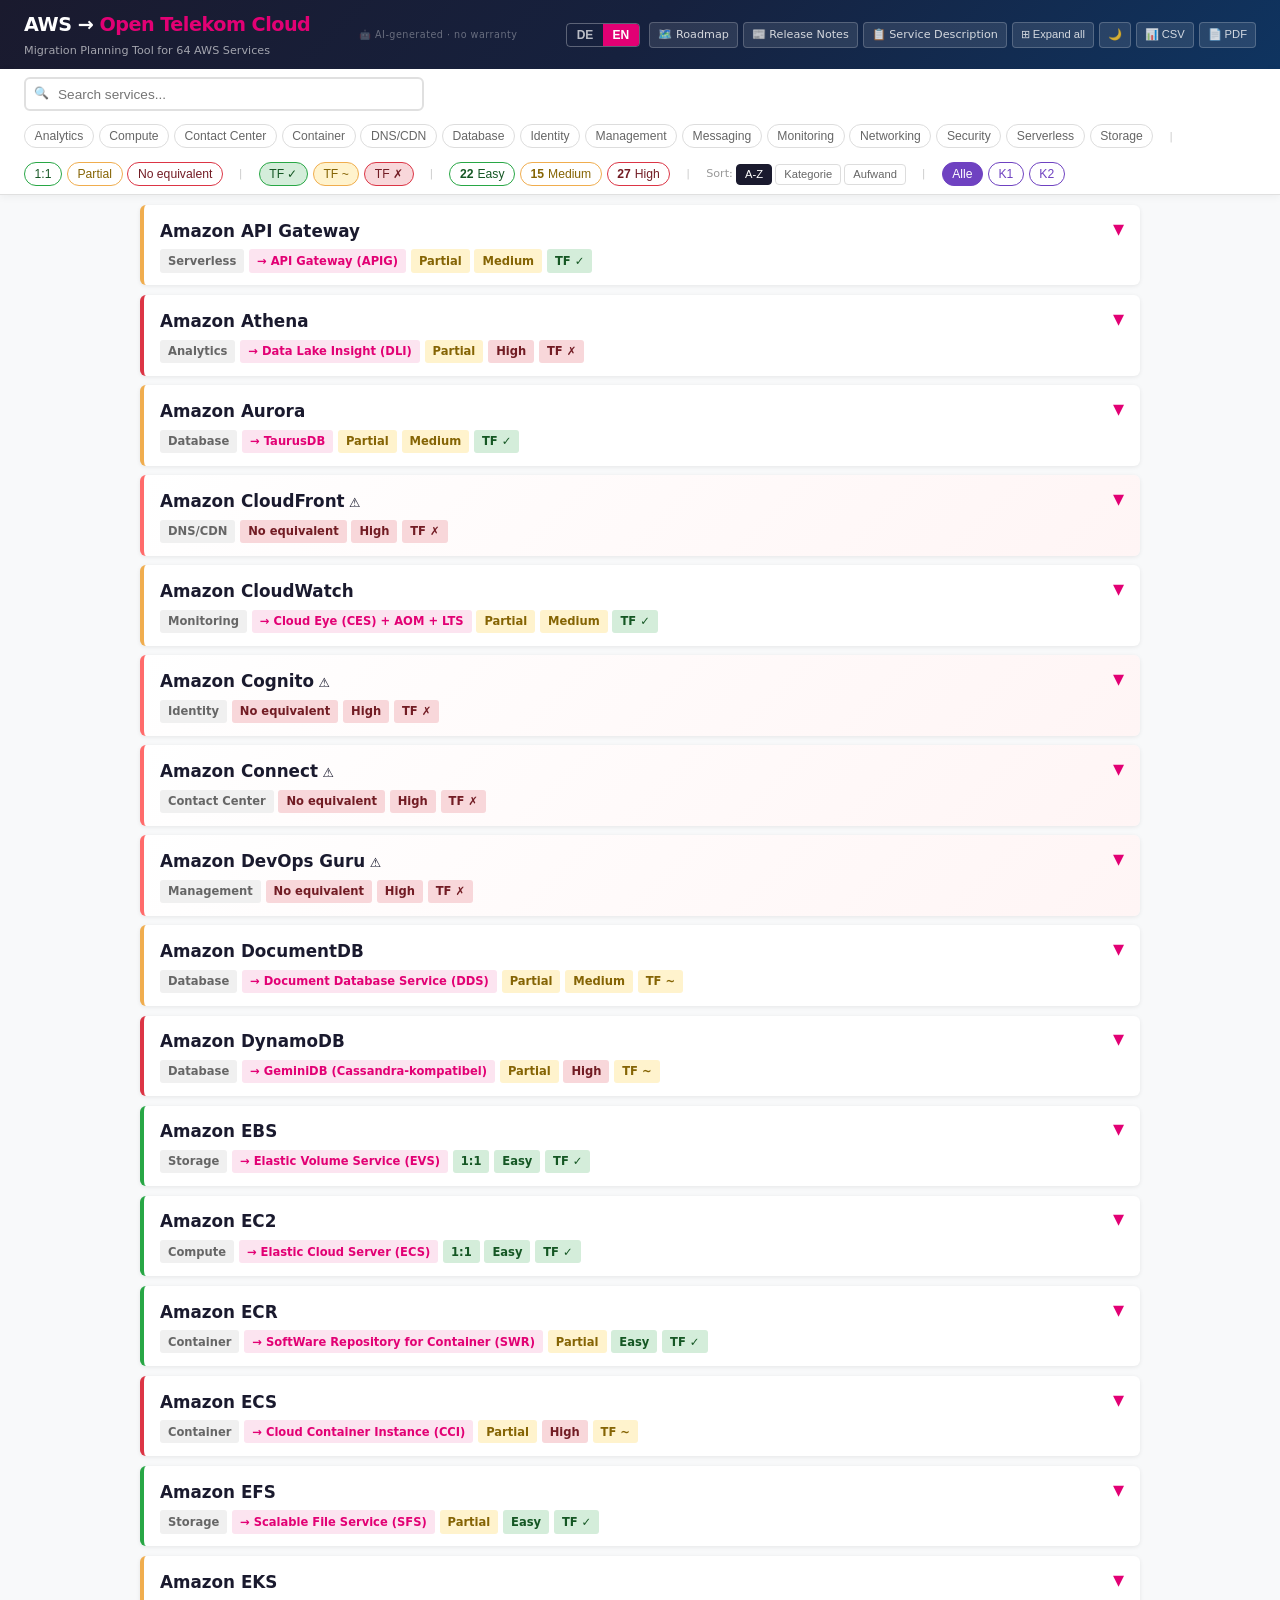
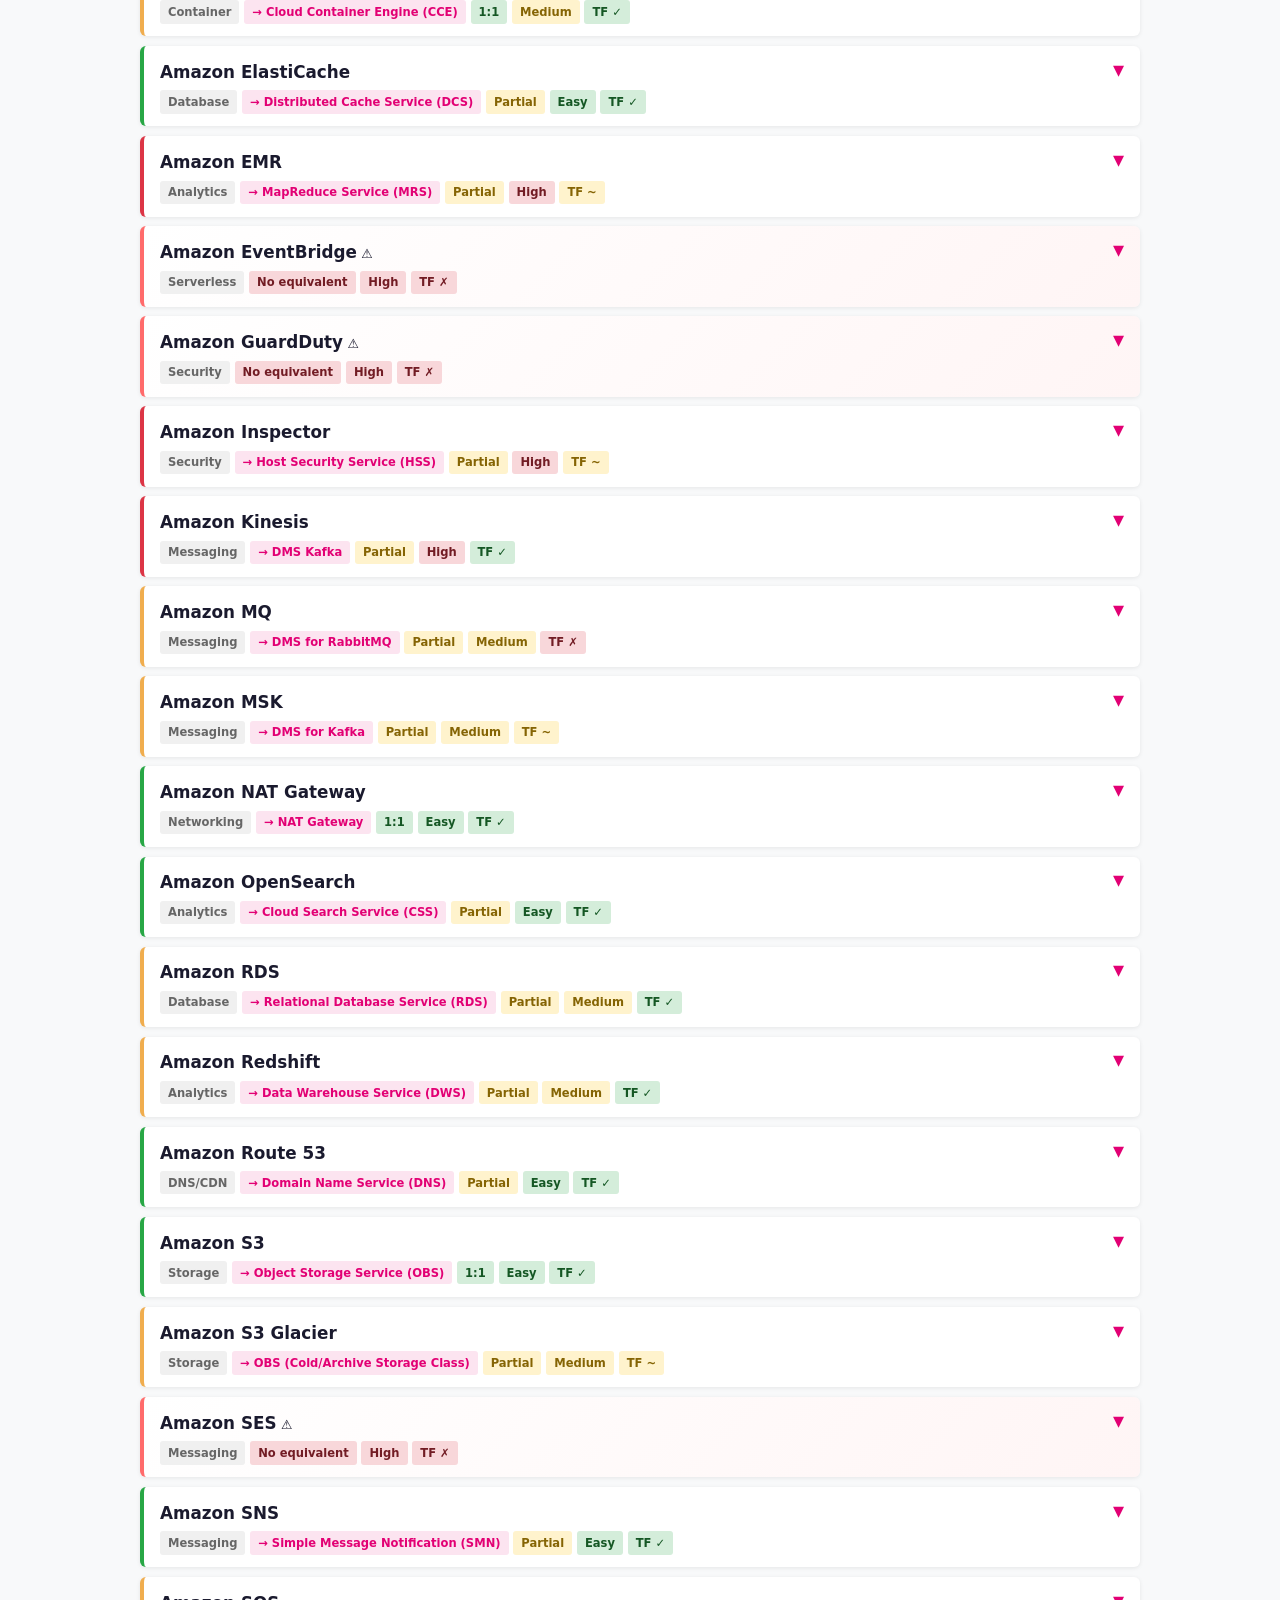
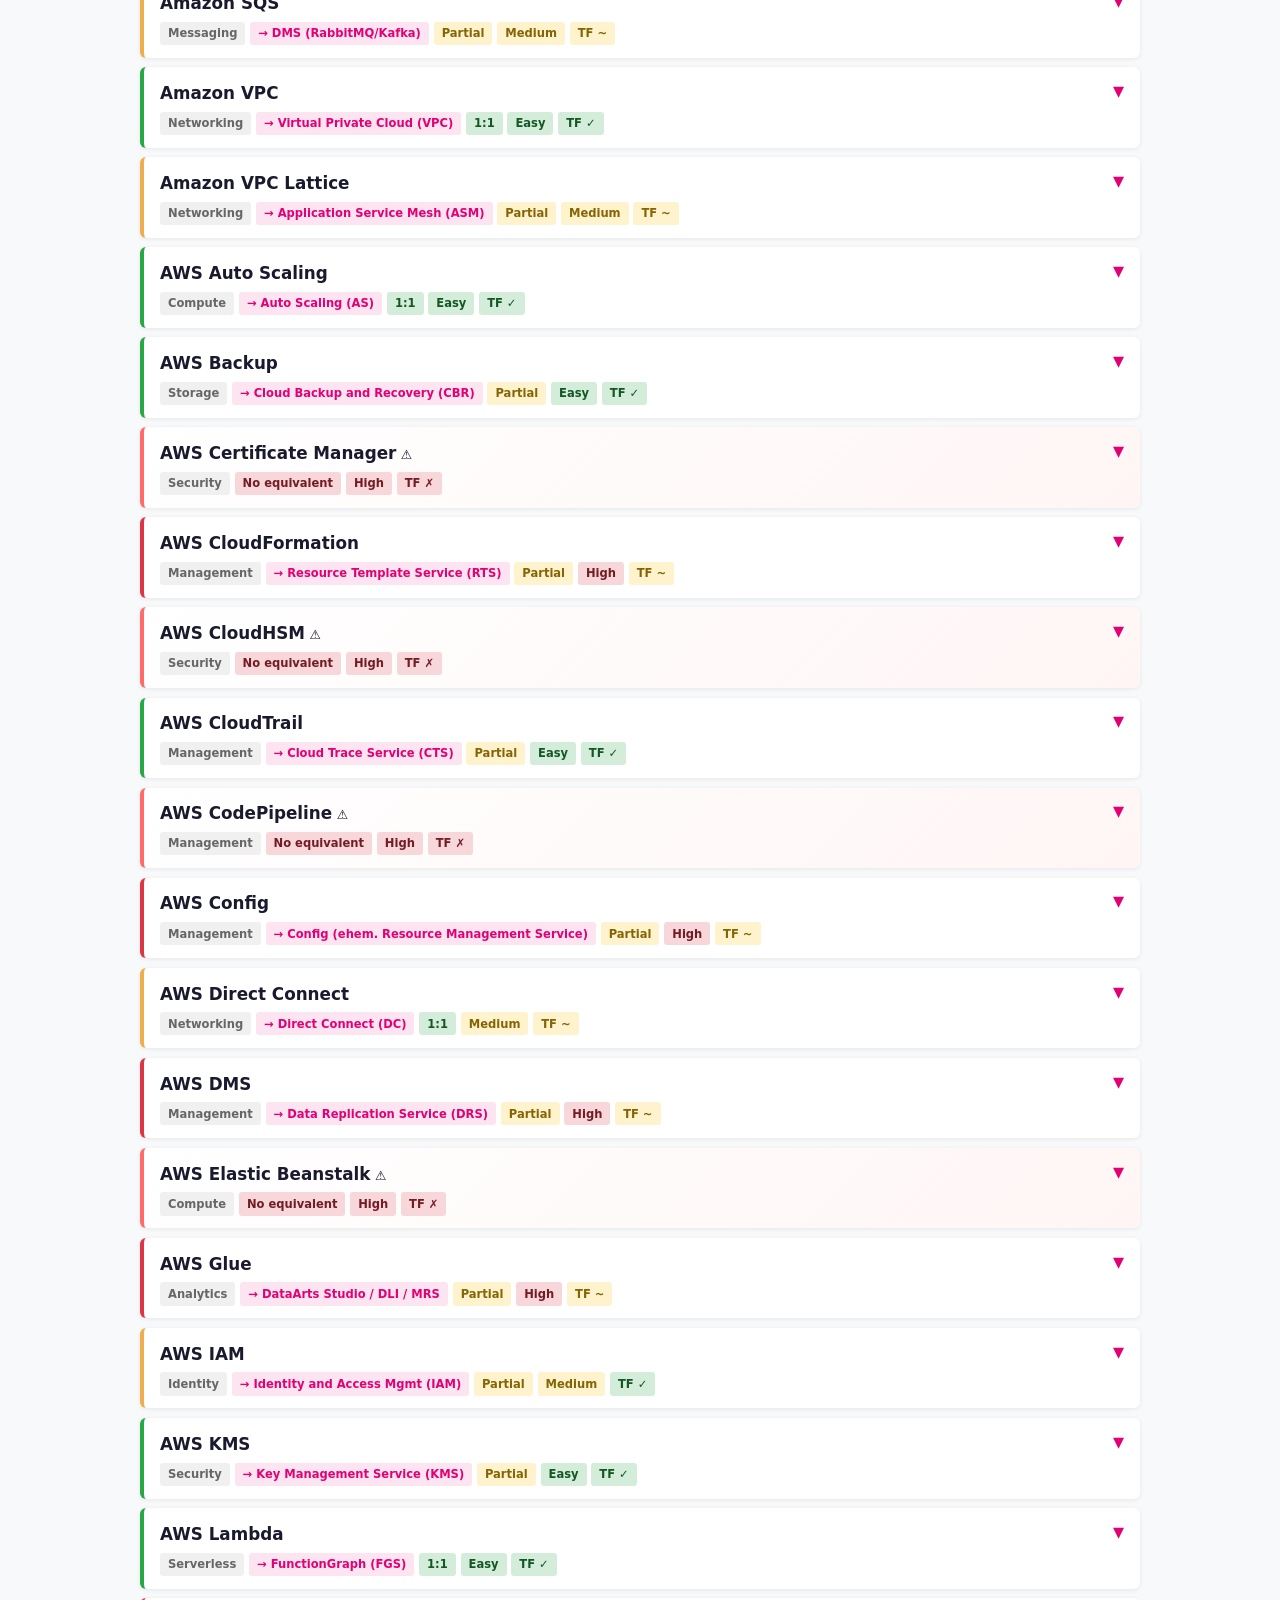
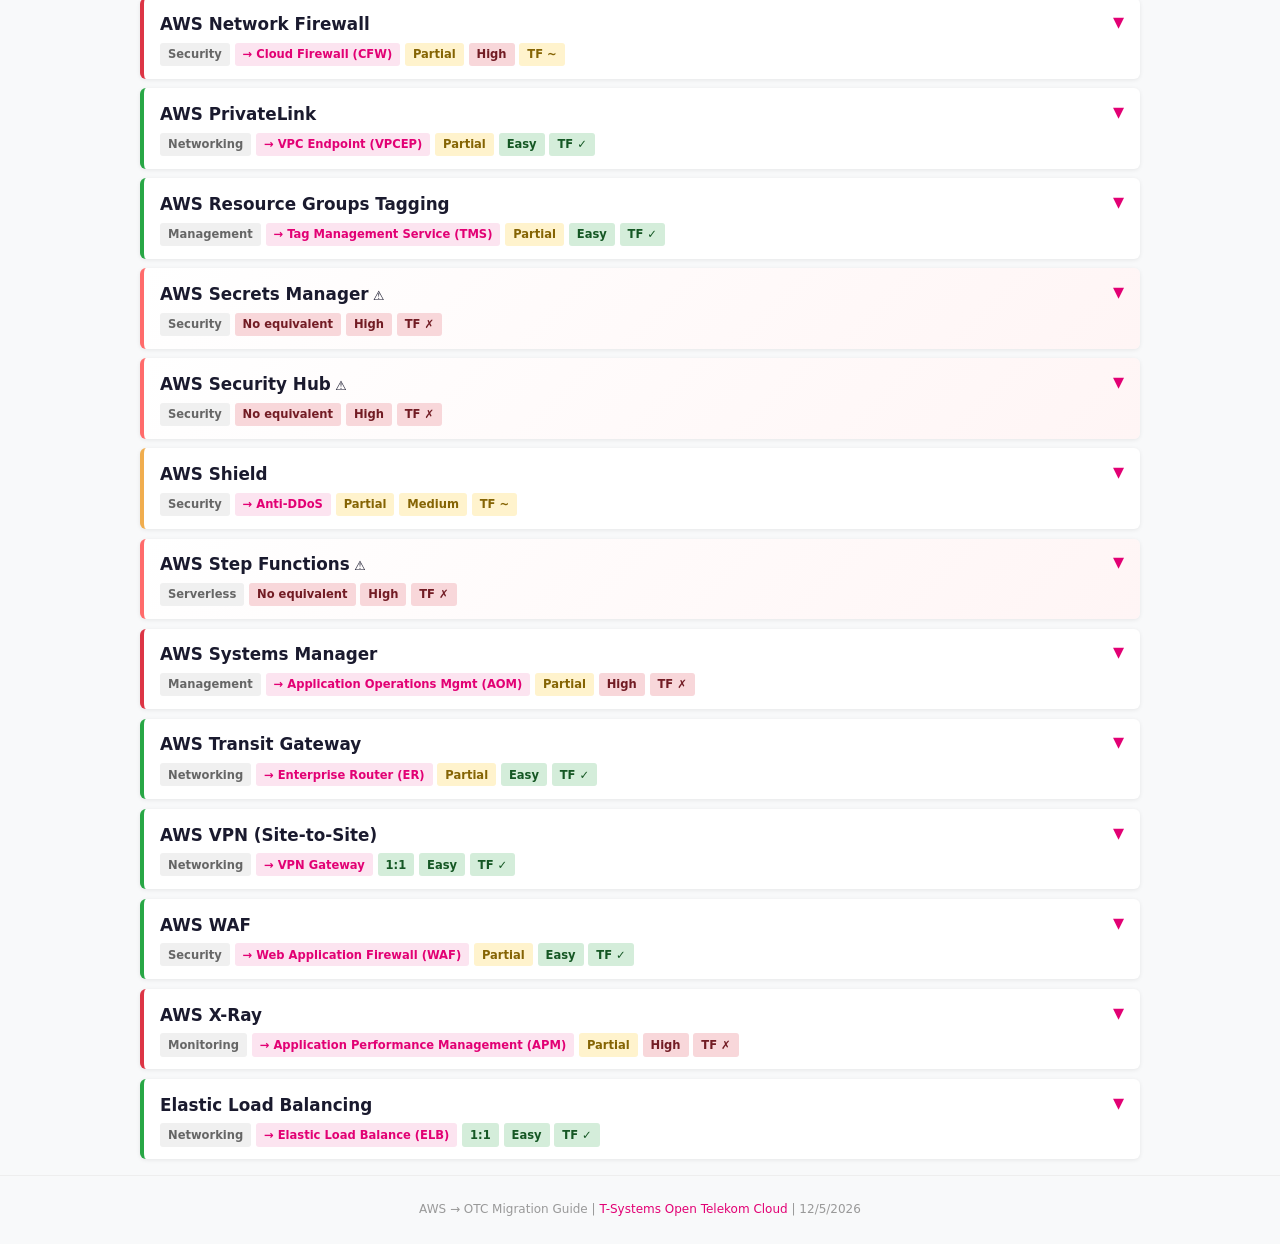
<file: index.html>
<!DOCTYPE html>
<html lang="de">
<head>
<meta charset="UTF-8">
<meta name="viewport" content="width=device-width, initial-scale=1.0">
<title>AWS → OTC Migration Guide</title>
<link rel="icon" type="image/svg+xml" href="favicon.svg">
<link rel="stylesheet" href="css/vars.css">
<link rel="stylesheet" href="css/layout.css">
<link rel="stylesheet" href="css/filters.css">
<link rel="stylesheet" href="css/cards.css">
<link rel="stylesheet" href="css/migration.css">
<link rel="stylesheet" href="css/dark.css">
<link rel="stylesheet" href="css/mobile.css">
<link rel="stylesheet" href="css/print.css">
</head>
<body>
<div class="sticky-top">
<div class="header"><div class="container"><div class="header-row">
<div class="header-left"><h1>AWS → <span>Open Telekom Cloud</span></h1><div class="sub" id="subtitle"></div></div>
<div class="header-center"><span class="ai-hint" id="aiHint">🤖 KI-generiert · ohne Gewähr</span></div>
<div class="header-right">
<div class="lang-toggle"><button class="lang-btn active" onclick="setLang('de')">DE</button><button class="lang-btn" onclick="setLang('en')">EN</button></div>
<div class="header-actions">
<a class="h-btn" id="linkRoadmap" href="#" target="_blank">🗺️ <span class="h-btn-label">Roadmap</span></a>
<a class="h-btn" id="linkRelease" href="#" target="_blank">📰 <span class="h-btn-label">Release Notes</span></a>
<a class="h-btn" id="linkLeistung" href="#" target="_blank">📋 <span class="h-btn-label">Leistungsbeschreibung</span></a>
<button class="h-btn" onclick="toggleAll()" id="btnToggle">⊞ <span class="h-btn-label">Alle öffnen</span></button>
<button class="h-btn" onclick="toggleDark()" id="btnDark">🌙</button>
<button class="h-btn" onclick="exportCSV()">📊 <span class="h-btn-label">CSV</span></button>
<button class="h-btn" onclick="exportPDF()">📄 <span class="h-btn-label">PDF</span></button>
</div>
</div></div></div></div>

<div class="toolbar"><div class="container"><div class="toolbar-inner">
<div class="search-wrap"><input type="text" class="search-box" id="searchBox" placeholder="Service suchen..."><button class="search-clear" id="searchClear" onclick="document.getElementById('searchBox').value='';this.hidden=true;render()">✕</button></div>
<div class="pill-group" id="catPills"></div>
<span class="pill-sep">|</span>
<div class="equiv-group" id="equivPills"></div>
<span class="pill-sep">|</span>
<div class="tf-group" id="tfPills"></div>
<span class="pill-sep">|</span>
<div class="effort-pills">
<button class="pill pill-eff eff-easy"><span class="eff-cnt" id="ecnt">0</span> <span id="elbl">Einfach</span></button>
<button class="pill pill-eff eff-med"><span class="eff-cnt" id="mcnt">0</span> <span id="mlbl">Mittel</span></button>
<button class="pill pill-eff eff-hard"><span class="eff-cnt" id="hcnt">0</span> <span id="hlbl">Hoch</span></button>
</div>
<span class="pill-sep">|</span>
<div class="sort-group"><span style="font-size:.7rem;color:#999" id="sortLabel">Sort:</span>
<button class="sort-btn active" data-sort="name">A-Z</button>
<button class="sort-btn" data-sort="category">Kategorie</button>
<button class="sort-btn" data-sort="effort">Aufwand</button>
</div>
<span class="pill-sep">|</span>
<div class="scope-group" id="scopePills"></div>
</div></div></div>
</div><!-- /sticky-top -->

<div class="container">
<div class="filter-info" id="filterInfo"></div>
<div class="grid" id="grid"></div>
</div>

<div class="footer">AWS → OTC Migration Guide | <a href="https://open-telekom-cloud.com" target="_blank">T-Systems Open Telekom Cloud</a> | <span id="genDate"></span></div>

<button class="back-top" id="backTop" onclick="window.scrollTo({top:0,behavior:'smooth'})">↑</button>
<button class="filter-fab" id="filterFab" onclick="toggleSheet()">🔍 <span id="filterBadge"></span></button>
<div class="sheet-overlay" id="sheetOverlay" onclick="toggleSheet()"></div>
<div class="bottom-sheet" id="bottomSheet">
<div class="sheet-handle" onclick="toggleSheet()"><span></span></div>
<button class="sheet-close" onclick="toggleSheet()">✕</button>
<div class="sheet-body">
<div class="sheet-row"><input type="text" class="search-box sheet-search" id="sheetSearch" placeholder="Service suchen..."></div>
<div class="sheet-section"><div class="sheet-label">Scope</div><div class="sheet-pills" id="sheetScope"></div></div>
<div class="sheet-section"><div class="sheet-label" id="sheetCatLabel">Kategorie</div><div class="sheet-pills" id="sheetCats"></div></div>
<div class="sheet-section"><div class="sheet-label">Equiv</div><div class="sheet-pills" id="sheetEquiv"></div></div>
<div class="sheet-section"><div class="sheet-label">Terraform</div><div class="sheet-pills" id="sheetTf"></div></div>
<div class="sheet-section"><div class="sheet-label" id="sheetEffLabel">Aufwand</div><div class="sheet-pills" id="sheetEffort"></div></div>
<div class="sheet-section"><div class="sheet-label" id="sheetSortLabel">Sortierung</div><div class="sheet-pills" id="sheetSort"></div></div>
<div class="sheet-row"><button class="sheet-reset" id="sheetReset" onclick="resetFilters();document.getElementById('sheetSearch').value='';buildUI();buildSheet();render()">✕ Reset</button></div>
</div>
</div>

<!-- JS: order matters (state before filters before render before export before app) -->
<script src="js/i18n.js"></script>
<script src="js/state.js"></script>
<script src="js/filters.js"></script>
<script src="js/render.js"></script>
<script src="js/export.js"></script>
<script src="js/app.js"></script>
</body>
</html>
</file>
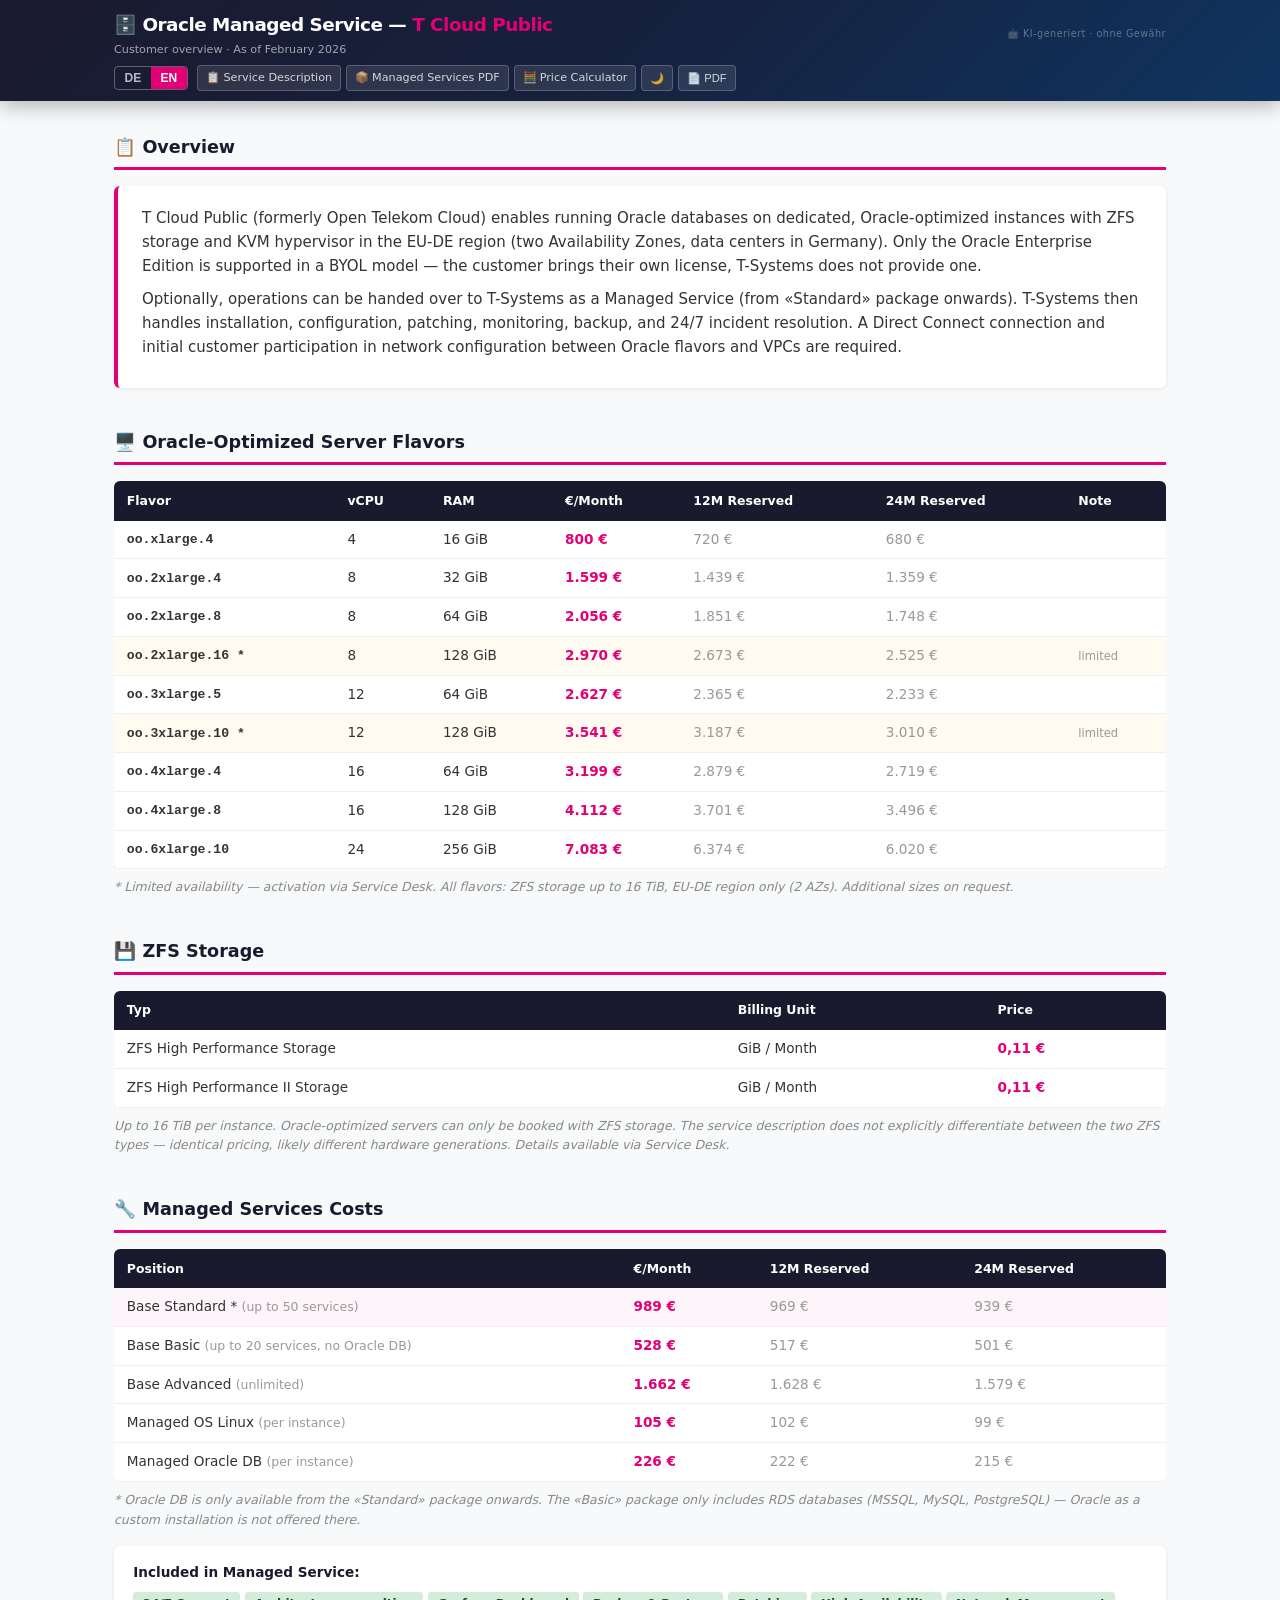
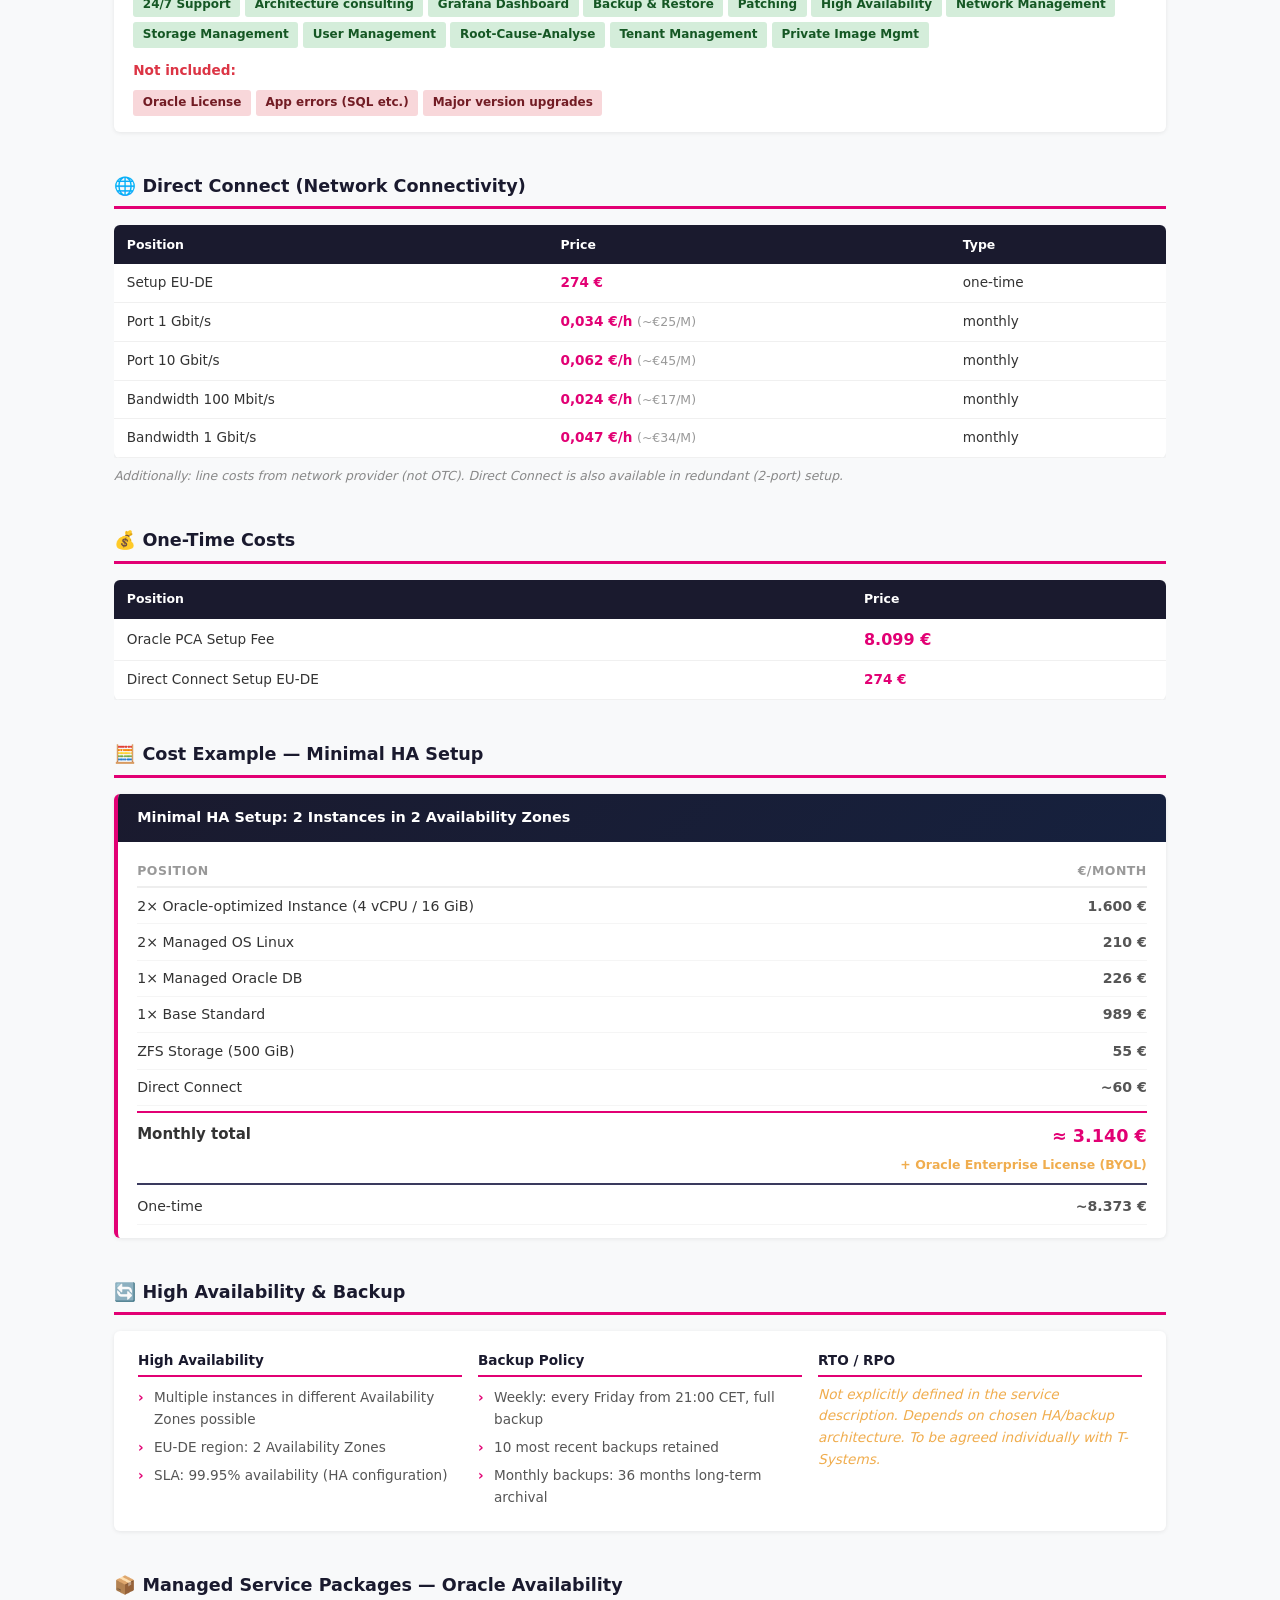
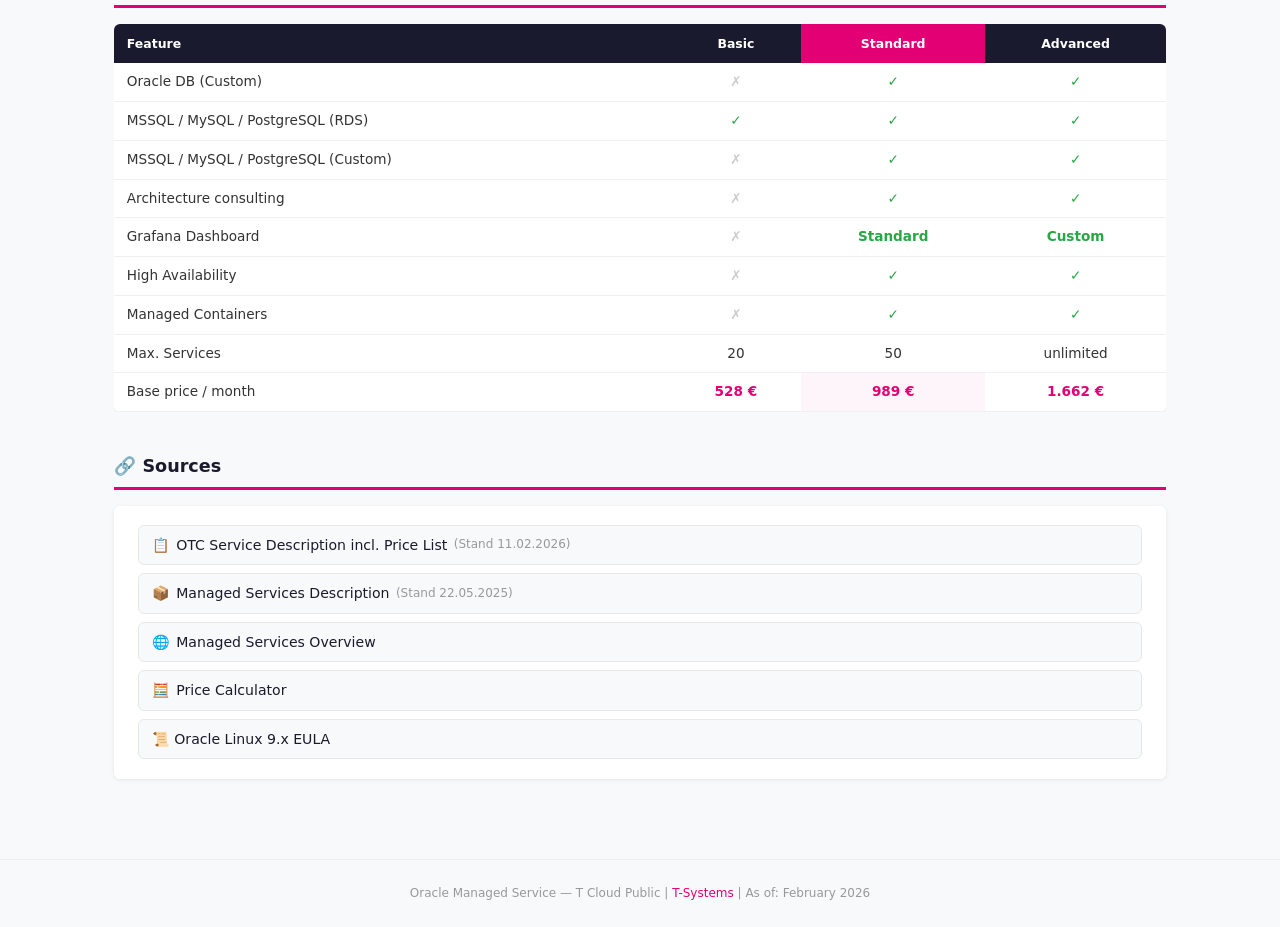
<file: oracle-managed/index.html>
<!DOCTYPE html>
<html lang="de">
<head>
<meta charset="UTF-8">
<meta name="viewport" content="width=device-width, initial-scale=1.0">
<title>Oracle Managed Service — T Cloud Public (OTC)</title>
<link rel="stylesheet" href="../css/vars.css">
<link rel="stylesheet" href="style.css">
<script>
// Apply dark mode BEFORE paint to prevent flash
// localStorage only stores manual overrides; system default always wins unless user toggled
(function() {
  var prefersDark = window.matchMedia('(prefers-color-scheme: dark)').matches;
  if (prefersDark) {
    document.documentElement.classList.add('dark');
  }
})();
</script>
</head>
<body>

<div class="header"><div class="container"><div class="header-row">
<div class="header-left"><h1>🗄️ Oracle Managed Service — <span>T Cloud Public</span></h1><div class="sub" id="subtitle">Übersicht für Kunden · Stand Februar 2026</div></div>
<div class="header-center"><span class="ai-hint">🤖 KI-generiert · ohne Gewähr</span></div>
<div class="header-right">
<div class="lang-toggle"><button class="lang-btn active" onclick="setLang('de')">DE</button><button class="lang-btn" onclick="setLang('en')">EN</button></div>
<div class="header-actions">
<a class="h-btn" href="https://public.t-cloud.com/_Resources/Persistent/7/8/3/c/783c92baa49c1363d1a06e024a43abede070c2e4/open-telekom-cloud-leistungsbeschreibung-tdg.pdf" target="_blank">📋 <span class="h-btn-label" data-de="Leistungsbeschreibung" data-en="Service Description">Leistungsbeschreibung</span></a>
<a class="h-btn" href="https://public.t-cloud.com/_Resources/Persistent/5/2/6/7/52675c4ebe99390d0fc65621d4d86230bee89dab/managed-services-ueberblick.pdf" target="_blank">📦 <span class="h-btn-label" data-de="Managed Services PDF" data-en="Managed Services PDF">Managed Services PDF</span></a>
<a class="h-btn" href="https://public.t-cloud.com/de/preise/preisrechner" target="_blank">🧮 <span class="h-btn-label" data-de="Preisrechner" data-en="Price Calculator">Preisrechner</span></a>
<button class="h-btn" onclick="toggleDark()" id="btnDark">🌙</button>
<button class="h-btn" onclick="exportPDF()">📄 <span class="h-btn-label">PDF</span></button>
</div>
</div></div></div></div>

<div class="container main">

<!-- SECTION: Overview -->
<section class="section" id="overview">
<h2 class="section-title"><span class="sec-icon">📋</span> <span data-de="Überblick" data-en="Overview">Überblick</span></h2>
<div class="info-card highlight">
<p data-de="Die T Cloud Public (ehemals Open Telekom Cloud) ermöglicht den Betrieb von Oracle-Datenbanken auf dedizierten, Oracle-optimierten Instanzen mit ZFS-Storage und KVM-Hypervisor in der Region EU-DE (zwei Availability Zones, Rechenzentren in Deutschland). Unterstützt wird ausschließlich die Oracle Enterprise Edition im BYOL-Modell — der Kunde bringt seine eigene Lizenz mit, T-Systems stellt keine bereit." data-en="T Cloud Public (formerly Open Telekom Cloud) enables running Oracle databases on dedicated, Oracle-optimized instances with ZFS storage and KVM hypervisor in the EU-DE region (two Availability Zones, data centers in Germany). Only the Oracle Enterprise Edition is supported in a BYOL model — the customer brings their own license, T-Systems does not provide one.">Die T Cloud Public (ehemals Open Telekom Cloud) ermöglicht den Betrieb von Oracle-Datenbanken auf dedizierten, Oracle-optimierten Instanzen mit ZFS-Storage und KVM-Hypervisor in der Region EU-DE (zwei Availability Zones, Rechenzentren in Deutschland). Unterstützt wird ausschließlich die Oracle Enterprise Edition im BYOL-Modell — der Kunde bringt seine eigene Lizenz mit, T-Systems stellt keine bereit.</p>
<p data-de="Optional kann der Betrieb als Managed Service an T-Systems übergeben werden (ab Paket «Standard»). Dabei übernimmt T-Systems Installation, Konfiguration, Patching, Monitoring, Backup und 24/7-Entstörung. Voraussetzung ist eine Direct-Connect-Anbindung sowie eine initiale Mitwirkung des Kunden bei der Netzwerk-Konfiguration zwischen Oracle-Flavors und VPCs." data-en="Optionally, operations can be handed over to T-Systems as a Managed Service (from «Standard» package onwards). T-Systems then handles installation, configuration, patching, monitoring, backup, and 24/7 incident resolution. A Direct Connect connection and initial customer participation in network configuration between Oracle flavors and VPCs are required.">Optional kann der Betrieb als Managed Service an T-Systems übergeben werden (ab Paket «Standard»). Dabei übernimmt T-Systems Installation, Konfiguration, Patching, Monitoring, Backup und 24/7-Entstörung. Voraussetzung ist eine Direct-Connect-Anbindung sowie eine initiale Mitwirkung des Kunden bei der Netzwerk-Konfiguration zwischen Oracle-Flavors und VPCs.</p>
</div>
</section>

<!-- SECTION: Flavors -->
<section class="section" id="flavors">
<h2 class="section-title"><span class="sec-icon">🖥️</span> <span data-de="Oracle-optimized Server Flavors" data-en="Oracle-Optimized Server Flavors">Oracle-optimized Server Flavors</span></h2>
<div class="table-wrap">
<table class="price-table">
<thead>
<tr>
<th>Flavor</th>
<th>vCPU</th>
<th>RAM</th>
<th data-de="€/Monat" data-en="€/Month">€/Monat</th>
<th data-de="12M Reserved" data-en="12M Reserved">12M Reserved</th>
<th data-de="24M Reserved" data-en="24M Reserved">24M Reserved</th>
<th data-de="Hinweis" data-en="Note">Hinweis</th>
</tr>
</thead>
<tbody>
<tr><td class="mono">oo.xlarge.4</td><td>4</td><td>16 GiB</td><td class="price">800 €</td><td class="price dim">720 €</td><td class="price dim">680 €</td><td></td></tr>
<tr><td class="mono">oo.2xlarge.4</td><td>8</td><td>32 GiB</td><td class="price">1.599 €</td><td class="price dim">1.439 €</td><td class="price dim">1.359 €</td><td></td></tr>
<tr><td class="mono">oo.2xlarge.8</td><td>8</td><td>64 GiB</td><td class="price">2.056 €</td><td class="price dim">1.851 €</td><td class="price dim">1.748 €</td><td></td></tr>
<tr class="limited"><td class="mono">oo.2xlarge.16 *</td><td>8</td><td>128 GiB</td><td class="price">2.970 €</td><td class="price dim">2.673 €</td><td class="price dim">2.525 €</td><td class="note-cell" data-de="begrenzt" data-en="limited">begrenzt</td></tr>
<tr><td class="mono">oo.3xlarge.5</td><td>12</td><td>64 GiB</td><td class="price">2.627 €</td><td class="price dim">2.365 €</td><td class="price dim">2.233 €</td><td></td></tr>
<tr class="limited"><td class="mono">oo.3xlarge.10 *</td><td>12</td><td>128 GiB</td><td class="price">3.541 €</td><td class="price dim">3.187 €</td><td class="price dim">3.010 €</td><td class="note-cell" data-de="begrenzt" data-en="limited">begrenzt</td></tr>
<tr><td class="mono">oo.4xlarge.4</td><td>16</td><td>64 GiB</td><td class="price">3.199 €</td><td class="price dim">2.879 €</td><td class="price dim">2.719 €</td><td></td></tr>
<tr><td class="mono">oo.4xlarge.8</td><td>16</td><td>128 GiB</td><td class="price">4.112 €</td><td class="price dim">3.701 €</td><td class="price dim">3.496 €</td><td></td></tr>
<tr><td class="mono">oo.6xlarge.10</td><td>24</td><td>256 GiB</td><td class="price">7.083 €</td><td class="price dim">6.374 €</td><td class="price dim">6.020 €</td><td></td></tr>
</tbody>
</table>
</div>
<p class="table-note" data-de="* Begrenzte Verfügbarkeit — Freischaltung über Service Desk. Alle Flavors: ZFS-Storage bis 16 TiB, nur in Region EU-DE (2 AZs). Weitere Größen auf Anfrage." data-en="* Limited availability — activation via Service Desk. All flavors: ZFS storage up to 16 TiB, EU-DE region only (2 AZs). Additional sizes on request.">* Begrenzte Verfügbarkeit — Freischaltung über Service Desk. Alle Flavors: ZFS-Storage bis 16 TiB, nur in Region EU-DE (2 AZs). Weitere Größen auf Anfrage.</p>
</section>

<!-- SECTION: Storage -->
<section class="section" id="storage">
<h2 class="section-title"><span class="sec-icon">💾</span> <span data-de="ZFS Storage" data-en="ZFS Storage">ZFS Storage</span></h2>
<div class="table-wrap">
<table class="price-table">
<thead><tr><th>Typ</th><th data-de="Abrechnungseinheit" data-en="Billing Unit">Einheit</th><th data-de="Preis" data-en="Price">Preis</th></tr></thead>
<tbody>
<tr><td>ZFS High Performance Storage</td><td>GiB / <span data-de="Monat" data-en="Month">Monat</span></td><td class="price">0,11 €</td></tr>
<tr><td>ZFS High Performance II Storage</td><td>GiB / <span data-de="Monat" data-en="Month">Monat</span></td><td class="price">0,11 €</td></tr>
</tbody>
</table>
</div>
<p class="table-note" data-de="Bis zu 16 TiB pro Instanz. Oracle-optimized Servers sind nur in Verbindung mit ZFS-Storage buchbar. Die Leistungsbeschreibung differenziert nicht explizit zwischen den beiden ZFS-Typen — identischer Preis, vermutlich unterschiedliche Hardware-Generationen. Details über den Service Desk erfragen." data-en="Up to 16 TiB per instance. Oracle-optimized servers can only be booked with ZFS storage. The service description does not explicitly differentiate between the two ZFS types — identical pricing, likely different hardware generations. Details available via Service Desk.">Bis zu 16 TiB pro Instanz. Oracle-optimized Servers sind nur in Verbindung mit ZFS-Storage buchbar. Die Leistungsbeschreibung differenziert nicht explizit zwischen den beiden ZFS-Typen — identischer Preis, vermutlich unterschiedliche Hardware-Generationen. Details über den Service Desk erfragen.</p>
</section>

<!-- SECTION: Managed Services -->
<section class="section" id="managed">
<h2 class="section-title"><span class="sec-icon">🔧</span> <span data-de="Managed Services Kosten" data-en="Managed Services Costs">Managed Services Kosten</span></h2>
<div class="table-wrap">
<table class="price-table">
<thead><tr><th>Position</th><th data-de="€/Monat" data-en="€/Month">€/Monat</th><th data-de="12M Reserved" data-en="12M Reserved">12M Reserved</th><th data-de="24M Reserved" data-en="24M Reserved">24M Reserved</th></tr></thead>
<tbody>
<tr class="row-highlight"><td>Base Standard * <span class="sub-info" data-de="(bis 50 Services)" data-en="(up to 50 services)">(bis 50 Services)</span></td><td class="price">989 €</td><td class="price dim">969 €</td><td class="price dim">939 €</td></tr>
<tr><td>Base Basic <span class="sub-info" data-de="(bis 20 Services, kein Oracle DB)" data-en="(up to 20 services, no Oracle DB)">(bis 20 Services, kein Oracle DB)</span></td><td class="price">528 €</td><td class="price dim">517 €</td><td class="price dim">501 €</td></tr>
<tr><td>Base Advanced <span class="sub-info" data-de="(unbegrenzt)" data-en="(unlimited)">(unbegrenzt)</span></td><td class="price">1.662 €</td><td class="price dim">1.628 €</td><td class="price dim">1.579 €</td></tr>
<tr><td>Managed OS Linux <span class="sub-info" data-de="(pro Instanz)" data-en="(per instance)">(pro Instanz)</span></td><td class="price">105 €</td><td class="price dim">102 €</td><td class="price dim">99 €</td></tr>
<tr><td>Managed Oracle DB <span class="sub-info" data-de="(pro Instanz)" data-en="(per instance)">(pro Instanz)</span></td><td class="price">226 €</td><td class="price dim">222 €</td><td class="price dim">215 €</td></tr>
</tbody>
</table>
</div>
<p class="table-note" data-de="* Oracle DB ist erst ab dem Paket «Standard» verfügbar. Das Paket «Basic» enthält nur RDS-Datenbanken (MSSQL, MySQL, PostgreSQL) — Oracle als Custom-Installation wird dort nicht angeboten." data-en="* Oracle DB is only available from the «Standard» package onwards. The «Basic» package only includes RDS databases (MSSQL, MySQL, PostgreSQL) — Oracle as a custom installation is not offered there.">* Oracle DB ist erst ab dem Paket «Standard» verfügbar. Das Paket «Basic» enthält nur RDS-Datenbanken (MSSQL, MySQL, PostgreSQL) — Oracle als Custom-Installation wird dort nicht angeboten.</p>
<div class="includes-box">
<h4 data-de="Im Managed Service enthalten:" data-en="Included in Managed Service:">Im Managed Service enthalten:</h4>
<div class="tag-grid">
<span class="inc-tag">24/7 Support</span>
<span class="inc-tag" data-de="Architektur-Beratung" data-en="Architecture consulting">Architektur-Beratung</span>
<span class="inc-tag">Grafana Dashboard</span>
<span class="inc-tag">Backup & Restore</span>
<span class="inc-tag">Patching</span>
<span class="inc-tag" data-de="Hochverfügbarkeit" data-en="High Availability">Hochverfügbarkeit</span>
<span class="inc-tag" data-de="Netzwerk-Management" data-en="Network Management">Netzwerk-Management</span>
<span class="inc-tag" data-de="Speicher-Management" data-en="Storage Management">Speicher-Management</span>
<span class="inc-tag" data-de="User-Management" data-en="User Management">User-Management</span>
<span class="inc-tag">Root-Cause-Analyse</span>
<span class="inc-tag" data-de="Tenant-Management" data-en="Tenant Management">Tenant-Management</span>
<span class="inc-tag" data-de="Private Image Mgmt" data-en="Private Image Mgmt">Private Image Mgmt</span>
</div>
<h4 class="not-included" data-de="Nicht enthalten:" data-en="Not included:">Nicht enthalten:</h4>
<div class="tag-grid">
<span class="exc-tag" data-de="Oracle-Lizenz" data-en="Oracle License">Oracle-Lizenz</span>
<span class="exc-tag" data-de="App-Fehler (SQL etc.)" data-en="App errors (SQL etc.)">App-Fehler (SQL etc.)</span>
<span class="exc-tag" data-de="Major-Version-Upgrades" data-en="Major version upgrades">Major-Version-Upgrades</span>
</div>
</div>
</section>

<!-- SECTION: Direct Connect -->
<section class="section" id="network">
<h2 class="section-title"><span class="sec-icon">🌐</span> <span data-de="Direct Connect (Netzwerkanbindung)" data-en="Direct Connect (Network Connectivity)">Direct Connect (Netzwerkanbindung)</span></h2>
<div class="table-wrap">
<table class="price-table">
<thead><tr><th>Position</th><th data-de="Preis" data-en="Price">Preis</th><th data-de="Typ" data-en="Type">Typ</th></tr></thead>
<tbody>
<tr><td>Setup EU-DE</td><td class="price">274 €</td><td data-de="einmalig" data-en="one-time">einmalig</td></tr>
<tr><td>Port 1 Gbit/s</td><td class="price">0,034 €/h <span class="approx" data-de="(~25 €/M)" data-en="(~€25/M)">(~25 €/M)</span></td><td data-de="monatlich" data-en="monthly">monatlich</td></tr>
<tr><td>Port 10 Gbit/s</td><td class="price">0,062 €/h <span class="approx" data-de="(~45 €/M)" data-en="(~€45/M)">(~45 €/M)</span></td><td data-de="monatlich" data-en="monthly">monatlich</td></tr>
<tr><td>Bandwidth 100 Mbit/s</td><td class="price">0,024 €/h <span class="approx" data-de="(~17 €/M)" data-en="(~€17/M)">(~17 €/M)</span></td><td data-de="monatlich" data-en="monthly">monatlich</td></tr>
<tr><td>Bandwidth 1 Gbit/s</td><td class="price">0,047 €/h <span class="approx" data-de="(~34 €/M)" data-en="(~€34/M)">(~34 €/M)</span></td><td data-de="monatlich" data-en="monthly">monatlich</td></tr>
</tbody>
</table>
</div>
<p class="table-note" data-de="Zusätzlich: Leitungskosten vom Netzwerk-Provider (nicht OTC). Direct Connect ist auch redundant (2-Port) verfügbar." data-en="Additionally: line costs from network provider (not OTC). Direct Connect is also available in redundant (2-port) setup.">Zusätzlich: Leitungskosten vom Netzwerk-Provider (nicht OTC). Direct Connect ist auch redundant (2-Port) verfügbar.</p>
</section>

<!-- SECTION: One-time costs -->
<section class="section" id="onetime">
<h2 class="section-title"><span class="sec-icon">💰</span> <span data-de="Einmalige Kosten" data-en="One-Time Costs">Einmalige Kosten</span></h2>
<div class="table-wrap">
<table class="price-table">
<thead><tr><th>Position</th><th data-de="Preis" data-en="Price">Preis</th></tr></thead>
<tbody>
<tr><td>Oracle PCA Setup Fee</td><td class="price bold">8.099 €</td></tr>
<tr><td>Direct Connect Setup EU-DE</td><td class="price">274 €</td></tr>
</tbody>
</table>
</div>
</section>

<!-- SECTION: Example -->
<section class="section" id="example">
<h2 class="section-title"><span class="sec-icon">🧮</span> <span data-de="Rechenbeispiel — Minimal HA-Setup" data-en="Cost Example — Minimal HA Setup">Rechenbeispiel — Minimal HA-Setup</span></h2>
<div class="calc-card">
<div class="calc-header" data-de="Minimal HA-Setup: 2 Instanzen in 2 Availability Zones" data-en="Minimal HA Setup: 2 Instances in 2 Availability Zones">Minimal HA-Setup: 2 Instanzen in 2 Availability Zones</div>
<div class="calc-rows">
<div class="calc-row calc-row-header"><span>Position</span><span data-de="€/Monat" data-en="€/Month">€/Monat</span></div>
<div class="calc-row"><span data-de="2× Oracle-optimized Instance (4 vCPU / 16 GiB)" data-en="2× Oracle-optimized Instance (4 vCPU / 16 GiB)">2× Oracle-optimized Instance (4 vCPU / 16 GiB)</span><span class="calc-price">1.600 €</span></div>
<div class="calc-row"><span>2× Managed OS Linux</span><span class="calc-price">210 €</span></div>
<div class="calc-row"><span>1× Managed Oracle DB</span><span class="calc-price">226 €</span></div>
<div class="calc-row"><span>1× Base Standard</span><span class="calc-price">989 €</span></div>
<div class="calc-row"><span>ZFS Storage (500 GiB)</span><span class="calc-price">55 €</span></div>
<div class="calc-row"><span>Direct Connect</span><span class="calc-price">~60 €</span></div>
<div class="calc-total"><span data-de="Monatlich gesamt" data-en="Monthly total">Monatlich gesamt</span><span class="calc-price total">≈ 3.140 €</span></div>
<div class="calc-note" data-de="+ Oracle Enterprise Lizenz (BYOL)" data-en="+ Oracle Enterprise License (BYOL)">+ Oracle Enterprise Lizenz (BYOL)</div>
<div class="calc-row onetime"><span data-de="Einmalig" data-en="One-time">Einmalig</span><span class="calc-price">~8.373 €</span></div>
</div>
</div>
</section>

<!-- SECTION: HA & Backup -->
<section class="section" id="ha">
<h2 class="section-title"><span class="sec-icon">🔄</span> <span data-de="Hochverfügbarkeit & Backup" data-en="High Availability & Backup">Hochverfügbarkeit & Backup</span></h2>
<div class="info-card">
<div class="ha-grid">
<div class="ha-item">
<h4 data-de="Hochverfügbarkeit" data-en="High Availability">Hochverfügbarkeit</h4>
<ul>
<li data-de="Mehrere Instanzen in verschiedenen Availability Zones möglich" data-en="Multiple instances in different Availability Zones possible">Mehrere Instanzen in verschiedenen Availability Zones möglich</li>
<li data-de="Region EU-DE: 2 Availability Zones" data-en="EU-DE region: 2 Availability Zones">Region EU-DE: 2 Availability Zones</li>
<li data-de="SLA: 99,95 % Verfügbarkeit (HA-Konfiguration)" data-en="SLA: 99.95% availability (HA configuration)">SLA: 99,95 % Verfügbarkeit (HA-Konfiguration)</li>
</ul>
</div>
<div class="ha-item">
<h4 data-de="Backup-Policy" data-en="Backup Policy">Backup-Policy</h4>
<ul>
<li data-de="Wöchentlich: jeden Freitag ab 21:00 CET, vollständiges Backup" data-en="Weekly: every Friday from 21:00 CET, full backup">Wöchentlich: jeden Freitag ab 21:00 CET, vollständiges Backup</li>
<li data-de="10 letzte Sicherungen aufbewahrt" data-en="10 most recent backups retained">10 letzte Sicherungen aufbewahrt</li>
<li data-de="Monatliche Backups: 36 Monate Langzeitarchivierung" data-en="Monthly backups: 36 months long-term archival">Monatliche Backups: 36 Monate Langzeitarchivierung</li>
</ul>
</div>
<div class="ha-item">
<h4>RTO / RPO</h4>
<p class="ha-note" data-de="Nicht explizit in der Leistungsbeschreibung definiert. Abhängig von gewählter HA-/Backup-Architektur. Individuell mit T-Systems zu vereinbaren." data-en="Not explicitly defined in the service description. Depends on chosen HA/backup architecture. To be agreed individually with T-Systems.">Nicht explizit in der Leistungsbeschreibung definiert. Abhängig von gewählter HA-/Backup-Architektur. Individuell mit T-Systems zu vereinbaren.</p>
</div>
</div>
</div>
</section>

<!-- SECTION: Packages comparison -->
<section class="section" id="packages">
<h2 class="section-title"><span class="sec-icon">📦</span> <span data-de="Managed Service Pakete — Oracle-Verfügbarkeit" data-en="Managed Service Packages — Oracle Availability">Managed Service Pakete — Oracle-Verfügbarkeit</span></h2>
<div class="table-wrap">
<table class="price-table pkg-table">
<thead><tr><th data-de="Feature" data-en="Feature">Feature</th><th>Basic</th><th class="pkg-highlight">Standard</th><th>Advanced</th></tr></thead>
<tbody>
<tr><td data-de="Oracle DB (Custom)" data-en="Oracle DB (Custom)">Oracle DB (Custom)</td><td class="no">✗</td><td class="yes">✓</td><td class="yes">✓</td></tr>
<tr><td>MSSQL / MySQL / PostgreSQL (RDS)</td><td class="yes">✓</td><td class="yes">✓</td><td class="yes">✓</td></tr>
<tr><td>MSSQL / MySQL / PostgreSQL (Custom)</td><td class="no">✗</td><td class="yes">✓</td><td class="yes">✓</td></tr>
<tr><td data-de="Architektur-Beratung" data-en="Architecture consulting">Architektur-Beratung</td><td class="no">✗</td><td class="yes">✓</td><td class="yes">✓</td></tr>
<tr><td>Grafana Dashboard</td><td class="no">✗</td><td class="yes">Standard</td><td class="yes" data-de="Individuell" data-en="Custom">Individuell</td></tr>
<tr><td data-de="Hochverfügbarkeit" data-en="High Availability">Hochverfügbarkeit</td><td class="no">✗</td><td class="yes">✓</td><td class="yes">✓</td></tr>
<tr><td>Managed Containers</td><td class="no">✗</td><td class="yes">✓</td><td class="yes">✓</td></tr>
<tr><td data-de="Max. Services" data-en="Max. Services">Max. Services</td><td>20</td><td>50</td><td data-de="unbegrenzt" data-en="unlimited">unbegrenzt</td></tr>
<tr><td data-de="Basispreis / Monat" data-en="Base price / month">Basispreis / Monat</td><td class="price">528 €</td><td class="price pkg-highlight">989 €</td><td class="price">1.662 €</td></tr>
</tbody>
</table>
</div>
</section>

<!-- SECTION: Sources -->
<section class="section" id="sources">
<h2 class="section-title"><span class="sec-icon">🔗</span> <span data-de="Quellen" data-en="Sources">Quellen</span></h2>
<div class="info-card">
<div class="source-list">
<a href="https://public.t-cloud.com/_Resources/Persistent/7/8/3/c/783c92baa49c1363d1a06e024a43abede070c2e4/open-telekom-cloud-leistungsbeschreibung-tdg.pdf" target="_blank" class="source-link">📋 <span data-de="OTC Leistungsbeschreibung inkl. Preisliste" data-en="OTC Service Description incl. Price List">OTC Leistungsbeschreibung inkl. Preisliste</span> <span class="src-date">(Stand 11.02.2026)</span></a>
<a href="https://public.t-cloud.com/_Resources/Persistent/5/2/6/7/52675c4ebe99390d0fc65621d4d86230bee89dab/managed-services-ueberblick.pdf" target="_blank" class="source-link">📦 <span data-de="Managed Services Leistungsbeschreibung" data-en="Managed Services Description">Managed Services Leistungsbeschreibung</span> <span class="src-date">(Stand 22.05.2025)</span></a>
<a href="https://public.t-cloud.com/de/produkte-services/managed-services" target="_blank" class="source-link">🌐 <span data-de="Managed Services Übersicht" data-en="Managed Services Overview">Managed Services Übersicht</span></a>
<a href="https://public.t-cloud.com/de/preise/preisrechner" target="_blank" class="source-link">🧮 <span data-de="Preisrechner" data-en="Price Calculator">Preisrechner</span></a>
<a href="https://oss.oracle.com/ol9/EULA" target="_blank" class="source-link">📜 Oracle Linux 9.x EULA</a>
</div>
</div>
</section>

</div><!-- /container -->

<div class="footer">Oracle Managed Service — T Cloud Public | <a href="https://public.t-cloud.com" target="_blank">T-Systems</a> | <span data-de="Stand: Februar 2026" data-en="As of: February 2026">Stand: Februar 2026</span></div>

<script>
let lang = 'de';

function setLang(l) {
  lang = l;
  document.querySelectorAll('.lang-btn').forEach(b => b.classList.toggle('active', b.textContent.trim() === l.toUpperCase()));
  document.documentElement.lang = l;
  document.querySelectorAll('[data-' + l + ']').forEach(el => {
    const val = el.getAttribute('data-' + l);
    if (val) el.textContent = val;
  });
  document.getElementById('subtitle').textContent = l === 'de'
    ? 'Übersicht für Kunden · Stand Februar 2026'
    : 'Customer overview · As of February 2026';
}

function exportPDF() {
  // Temporarily force light mode for print
  const wasDark = document.body.classList.contains('dark');
  if (wasDark) {
    document.body.classList.remove('dark');
    document.documentElement.classList.remove('dark');
  }
  window.print();
  if (wasDark) {
    document.body.classList.add('dark');
    document.documentElement.classList.add('dark');
  }
}

function toggleDark() {
  const isDark = !document.body.classList.contains('dark');
  document.body.classList.toggle('dark', isDark);
  document.documentElement.classList.toggle('dark', isDark);
  document.getElementById('btnDark').textContent = isDark ? '☀️' : '🌙';
}

// Init: sync body class with <html> (set early in <head>), update button, set default lang
(function() {
  const isDark = document.documentElement.classList.contains('dark');
  if (isDark) {
    document.body.classList.add('dark');
    document.getElementById('btnDark').textContent = '☀️';
  }
  var browserLang = (navigator.language || navigator.userLanguage || 'de').substring(0, 2);
  setLang(browserLang === 'en' ? 'en' : 'de');
  // Live-sync with system theme changes
  window.matchMedia('(prefers-color-scheme: dark)').addEventListener('change', e => {
    document.documentElement.classList.toggle('dark', e.matches);
    document.body.classList.toggle('dark', e.matches);
    document.getElementById('btnDark').textContent = e.matches ? '☀️' : '🌙';
  });
})();
</script>
</body>
</html>
</file>
<file: css/vars.css>
/* ===================================================
   CSS Custom Properties (Design Tokens)
   =================================================== */
:root {
  /* Brand */
  --magenta: #E20074;
  --magenta-light: #ff4da6;
  --dark-bg: #1a1a2e;
  --dark-bg-alt: #16213e;
  --dark-border: #3a3a5e;

  /* Effort levels */
  --easy: #28a745;
  --easy-bg: #d4edda;
  --easy-bg-strong: #c3e6cb;
  --easy-dark: #155724;
  --easy-dark-text: #6fdc8c;
  --easy-dark-bg: #0d3318;

  --medium: #f0ad4e;
  --medium-bg: #fff3cd;
  --medium-bg-strong: #ffe8a1;
  --medium-dark: #856404;
  --medium-dark-text: #ffd666;
  --medium-dark-bg: #3d2e00;

  --hard: #dc3545;
  --hard-bg: #f8d7da;
  --hard-bg-strong: #f5c6cb;
  --hard-dark: #721c24;
  --hard-dark-text: #ff8080;
  --hard-dark-bg: #3d0d13;

  /* Scope */
  --scope: #6f42c1;
  --scope-dark-text: #b794f4;

  /* Typography */
  --font: system-ui, -apple-system, sans-serif;
  --mono: 'Courier New', monospace;

  /* Layout */
  --max-width: 1600px;
  --grid-max: 1000px;
  --radius: 6px;
  --radius-pill: 20px;

  /* Transitions (cards only) */
  --card-transition: all .2s;
  --expand-transition: max-height .35s ease;
}
</file>
<file: css/layout.css>
/* ===================================================
   Base Reset & Typography
   =================================================== */
* { margin: 0; padding: 0; box-sizing: border-box; }

body {
  font-family: var(--font);
  background: #f8f9fa;
  color: #333;
  line-height: 1.6;
  font-size: 15px;
}

/* ===================================================
   Layout: Header
   =================================================== */
.header {
  background: linear-gradient(135deg, var(--dark-bg) 0%, var(--dark-bg-alt) 50%, #0f3460 100%);
  padding: .6rem 0;
  z-index: 100;
  box-shadow: 0 4px 20px rgba(0,0,0,.3);
}

.container { max-width: var(--max-width); margin: 0 auto; padding: 0 1.5rem; }

.header-row { display: flex; align-items: center; justify-content: space-between; flex-wrap: wrap; gap: .4rem; }
.header-left h1 { color: #fff; font-size: 1.2rem; font-weight: 700; letter-spacing: -.5px; }
.header-left h1 span { color: var(--magenta); }
.header-left .sub { color: rgba(255,255,255,.6); font-size: .7rem; margin-top: .1rem; }
.header-right { display: flex; align-items: center; gap: .6rem; }
.header-center { display: flex; align-items: center; justify-content: center; }
.ai-hint { font-size: .6rem; color: rgba(255,255,255,.35); letter-spacing: .5px; }

/* Language toggle */
.lang-toggle { display: flex; border-radius: 4px; overflow: hidden; border: 1px solid rgba(255,255,255,.3); }
.lang-btn { padding: .25rem .6rem; background: transparent; color: rgba(255,255,255,.7); border: none; cursor: pointer; font-weight: 600; font-size: .75rem; }
.lang-btn.active { background: var(--magenta); color: #fff; }

/* Header action buttons */
.header-actions { display: flex; gap: .3rem; }
.h-btn { padding: .2rem .5rem; background: rgba(255,255,255,.1); color: rgba(255,255,255,.8); border: 1px solid rgba(255,255,255,.2); border-radius: 4px; cursor: pointer; font-size: .7rem; font-weight: 500; text-decoration: none; display: inline-block; }

/* ===================================================
   Layout: Toolbar
   =================================================== */
.toolbar {
  background: #fff;
  padding: .5rem 0;
  border-bottom: 1px solid #e0e0e0;
  z-index: 99;
  box-shadow: 0 2px 8px rgba(0,0,0,.05);
}

.sticky-top {
  position: sticky;
  top: 0;
  z-index: 100;
}

.toolbar-inner { display: flex; align-items: center; gap: .8rem; flex-wrap: wrap; }

/* Search */
.search-wrap { position: relative; flex: 1; min-width: 200px; max-width: 400px; }
.search-box { width: 100%; padding: .45rem 2rem .45rem 2rem; border: 2px solid #e0e0e0; border-radius: var(--radius); font-size: .85rem; background: #fff; }
.search-box:focus { outline: none; border-color: var(--magenta); }
.search-wrap::before { content: "🔍"; position: absolute; left: .6rem; top: 50%; transform: translateY(-50%); font-size: .75rem; }
.search-clear { position: absolute; right: .5rem; top: 50%; transform: translateY(-50%); background: none; border: none; cursor: pointer; font-size: .85rem; color: #999; padding: .2rem .4rem; line-height: 1; border-radius: 50%; }
.search-clear:hover { color: var(--magenta); background: rgba(0,0,0,.05); }

/* Sort */
.sort-group { display: flex; gap: .2rem; align-items: center; }
.sort-btn { padding: .2rem .5rem; border: 1.5px solid #ddd; background: #fff; border-radius: 4px; cursor: pointer; font-size: .7rem; color: #666; }
.sort-btn.active { background: var(--dark-bg); color: #fff; border-color: var(--dark-bg); }

/* Footer */
.footer { text-align: center; padding: 1.5rem; color: #999; font-size: .75rem; border-top: 1px solid #eee; margin-top: 1rem; }
.footer a { color: var(--magenta); text-decoration: none; }

/* Filter info */
.filter-info { text-align: center; font-size: .78rem; color: #999; padding: .3rem 0; }
.filter-info b { color: var(--magenta); }

/* Grid */
.grid {
  display: grid;
  grid-template-columns: 1fr;
  gap: .6rem;
  margin-bottom: 1rem;
  max-width: var(--grid-max);
  margin-left: auto;
  margin-right: auto;
}

/* Category headers (sort by category) */
.cat-header { font-size: .85rem; font-weight: 700; color: var(--dark-bg); padding: .6rem .8rem .3rem; margin-top: .4rem; border-bottom: 2px solid var(--magenta); display: flex; align-items: center; gap: .4rem; }
.cat-header .cat-count { font-size: .7rem; color: #999; font-weight: 400; }

/* Back to top */
.back-top { position: fixed; bottom: 1.5rem; right: 1.5rem; width: 40px; height: 40px; border-radius: 50%; background: var(--magenta); color: #fff; border: none; cursor: pointer; font-size: 1.2rem; box-shadow: 0 2px 10px rgba(0,0,0,.2); opacity: 0; pointer-events: none; z-index: 200; display: flex; align-items: center; justify-content: center; }
.back-top.show { opacity: 1; pointer-events: auto; }

/* Stat pills bar */
.stats-bar { display: flex; gap: .6rem; margin: .8rem 0; align-items: stretch; }
.stat-pill { flex: 1; background: #fff; padding: .6rem .8rem; border-radius: 8px; display: flex; align-items: center; gap: .6rem; box-shadow: 0 1px 4px rgba(0,0,0,.06); border-left: 4px solid #ddd; min-width: 0; cursor: pointer; }
.stat-pill.active { outline: 2px solid currentColor; outline-offset: 1px; }
.stat-pill.s-easy { border-left-color: var(--easy); }
.stat-pill.s-med { border-left-color: var(--medium); }
.stat-pill.s-hard { border-left-color: var(--hard); }
.stat-pill.s-total { border-left-color: var(--magenta); }
.stat-num { font-size: 1.6rem; font-weight: 800; line-height: 1; }
.stat-pill.s-easy .stat-num { color: var(--easy); }
.stat-pill.s-med .stat-num { color: var(--medium); }
.stat-pill.s-hard .stat-num { color: var(--hard); }
.stat-pill.s-total .stat-num { color: var(--magenta); }
.stat-lbl { font-size: .7rem; color: #999; text-transform: uppercase; letter-spacing: .5px; }
.progress-wrap { flex: 1; min-width: 0; }
.progress-bar { height: 6px; background: #eee; border-radius: 3px; overflow: hidden; display: flex; }
.progress-bar .seg { height: 100%; }
.seg-easy { background: var(--easy); }
.seg-med { background: var(--medium); }
.seg-hard { background: var(--hard); }

/* Toast */
.share-toast { position: fixed; bottom: 2rem; left: 50%; transform: translateX(-50%); background: var(--dark-bg); color: #fff; padding: .5rem 1.2rem; border-radius: var(--radius); font-size: .85rem; z-index: 300; box-shadow: 0 4px 16px rgba(0,0,0,.3); animation: toastIn .3s ease; }
@keyframes toastIn { from { opacity: 0; transform: translateX(-50%) translateY(10px); } to { opacity: 1; transform: translateX(-50%) translateY(0); } }

@media (max-width: 1000px) { .stats-bar { flex-wrap: wrap; } .stat-pill { min-width: 120px; } }
</file>
<file: css/filters.css>
/* ===================================================
   Filter Pills
   =================================================== */
.pill-group { display: flex; flex-wrap: nowrap; gap: .3rem; overflow-x: auto; -webkit-overflow-scrolling: touch; scrollbar-width: none; padding-bottom: 2px; }
.pill-group::-webkit-scrollbar { display: none; }

.pill {
  padding: .25rem .6rem;
  border: 1.5px solid #ddd;
  background: #fff;
  border-radius: var(--radius-pill);
  cursor: pointer;
  font-size: .76rem;
  font-weight: 500;
  color: #666;
  white-space: nowrap;
  flex-shrink: 0;
  -webkit-tap-highlight-color: transparent;
}
.pill:focus { outline: none; }
.pill.active { background: var(--magenta); color: #fff; border-color: var(--magenta); }
.pill-reset { background: #fee; color: var(--hard); border-color: #fcc; font-weight: 600; }
.pill-sep { color: #ccc; font-size: .7rem; display: flex; align-items: center; margin: 0 .2rem; }

/* Scope pills */
.scope-group { display: flex; gap: .3rem; flex-shrink: 0; }
.pill-scope { border-color: var(--scope); color: var(--scope); }
.pill-scope.active { background: var(--scope); color: #fff; border-color: var(--scope); }

/* Equiv pills */
.equiv-group { display: flex; gap: .3rem; flex-shrink: 0; }
.pill-eq.eq-full { border-color: var(--easy); color: var(--easy-dark); }
.pill-eq.eq-full.active { background: var(--easy-bg-strong); color: #0b4f1c; border-color: var(--easy); font-weight: 700; }
.pill-eq.eq-partial { border-color: var(--medium); color: var(--medium-dark); }
.pill-eq.eq-partial.active { background: var(--medium-bg-strong); color: #6d5200; border-color: var(--medium); font-weight: 700; }
.pill-eq.eq-none { border-color: var(--hard); color: var(--hard-dark); }
.pill-eq.eq-none.active { background: var(--hard-bg-strong); color: #5a1520; border-color: var(--hard); font-weight: 700; }

/* TF pills */
.tf-group { display: flex; gap: .3rem; flex-shrink: 0; }
.pill-tf.tag-full { border-color: var(--easy); color: var(--easy-dark); }
.pill-tf.tag-full.active { background: var(--easy-bg-strong); color: #0b4f1c; border-color: var(--easy); font-weight: 700; }
.pill-tf.tag-partial { border-color: var(--medium); color: var(--medium-dark); }
.pill-tf.tag-partial.active { background: var(--medium-bg-strong); color: #6d5200; border-color: var(--medium); font-weight: 700; }
.pill-tf.tag-none { border-color: var(--hard); color: var(--hard-dark); }
.pill-tf.tag-none.active { background: var(--hard-bg-strong); color: #5a1520; border-color: var(--hard); font-weight: 700; }

/* Effort pills */
.effort-pills { display: flex; gap: .3rem; flex-shrink: 0; }
.pill-eff { display: flex; align-items: center; gap: .25rem; }
.pill-eff .eff-cnt { font-weight: 700; }
.pill-eff.eff-easy { border-color: var(--easy); color: var(--easy-dark); }
.pill-eff.eff-easy.active { background: var(--easy-bg-strong); color: #0b4f1c; border-color: var(--easy); font-weight: 700; }
.pill-eff.eff-med { border-color: var(--medium); color: var(--medium-dark); }
.pill-eff.eff-med.active { background: var(--medium-bg-strong); color: #6d5200; border-color: var(--medium); font-weight: 700; }
.pill-eff.eff-hard { border-color: var(--hard); color: var(--hard-dark); }
.pill-eff.eff-hard.active { background: var(--hard-bg-strong); color: #5a1520; border-color: var(--hard); font-weight: 700; }
</file>
<file: css/cards.css>
/* ===================================================
   Service Cards
   =================================================== */
.card {
  background: #fff;
  border-radius: var(--radius);
  box-shadow: 0 1px 4px rgba(0,0,0,.08);
  overflow: hidden;
  transition: var(--card-transition);
  border-left: 4px solid #ddd;
}
.card.easy { border-left-color: var(--easy); }
.card.medium { border-left-color: var(--medium); }
.card.hard { border-left-color: var(--hard); }

/* No-equivalent special styling */
.card.no-equiv { border-left-color: #ff6b6b; background: linear-gradient(135deg, #fff 0%, #fff5f5 100%); }
.card.no-equiv .card-name::after { content: " ⚠️"; font-size: .8rem; }

/* Card header */
.card-head { padding: .8rem 1rem; cursor: pointer; display: grid; grid-template-columns: 1fr auto; align-items: start; gap: .5rem; min-width: 0; }
.card-title { display: flex; align-items: center; gap: .5rem; flex-wrap: wrap; }
.card-name { font-size: 1.05rem; font-weight: 700; color: var(--dark-bg); }
.card-arrow { color: var(--magenta); font-weight: 600; font-size: .9rem; transition: transform .2s; display: flex; align-items: center; gap: .3rem; }
.card.expanded .card-arrow { transform: rotate(180deg); }

/* Card meta tags */
.card-meta { display: flex; gap: .3rem; flex-wrap: wrap; margin-top: .3rem; align-items: center; }
.tag { padding: .15rem .5rem; border-radius: 3px; font-size: .72rem; font-weight: 600; white-space: nowrap; }
.tag-cat { background: #f0f0f0; color: #666; }
.tag-otc { background: #fce4f0; color: var(--magenta); }
.tag-easy { background: var(--easy-bg); color: var(--easy-dark); }
.tag-med { background: var(--medium-bg); color: var(--medium-dark); }
.tag-hard { background: var(--hard-bg); color: var(--hard-dark); }
.tag-full { background: var(--easy-bg); color: var(--easy-dark); }
.tag-partial { background: var(--medium-bg); color: var(--medium-dark); }
.tag-none { background: var(--hard-bg); color: var(--hard-dark); }
.tag-no-equiv { background: #ffe0e0; color: #c0392b; border: 1px dashed #e74c3c; font-weight: 700; }
.tag-eq-full { background: var(--easy-bg); color: var(--easy-dark); font-weight: 600; }
.tag-eq-partial { background: var(--medium-bg); color: var(--medium-dark); font-weight: 600; }
.tag-eq-none { background: var(--hard-bg); color: var(--hard-dark); font-weight: 600; }

/* Card body (expandable) */
.card-body { max-height: 0; overflow: hidden; transition: var(--expand-transition); }
.card.expanded .card-body { max-height: 3000px; }

.card-inner { padding: .8rem 1rem 1rem; border-top: 1px solid #f0f0f0; display: grid; gap: .8rem; min-width: 0; overflow-wrap: break-word; word-break: break-word; position: relative; }
.row { display: grid; grid-template-columns: auto 1fr; gap: .3rem .8rem; align-items: start; font-size: .88rem; overflow-wrap: break-word; word-break: break-word; min-width: 0; }
.row-label { font-weight: 600; color: var(--magenta); white-space: nowrap; font-size: .8rem; }
.row-val { color: #444; min-width: 0; overflow-wrap: break-word; }

/* Equiv/TF notes */
.eq-note-text { font-size: .82rem; color: var(--medium-dark); font-style: italic; }
.tf-note-text { font-size: .82rem; color: var(--medium-dark); font-style: italic; }

/* Terraform row */
.tf-row { display: flex; gap: .4rem; flex-wrap: wrap; align-items: center; }
.tf-code { background: #2d2d2d; color: #f8f8f2; padding: .2rem .6rem; border-radius: 3px; font-family: var(--mono); font-size: .78rem; word-break: break-all; min-width: 0; }

/* Links */
.links-row { display: flex; gap: .3rem; flex-wrap: wrap; }
.link-chip { padding: .2rem .5rem; border-radius: 3px; font-size: .72rem; font-weight: 600; text-decoration: none; display: inline-flex; align-items: center; gap: .2rem; }
.link-chip.l-aws { background: #fff5e6; color: #c77600; border: 1px solid #ffd699; }
.link-chip.l-otc { background: #fce4f0; color: #c0005e; border: 1px solid #f0b3d1; }
.link-chip.l-tf { background: #ede8fd; color: #5C4EE5; border: 1px solid #c7bff5; }

/* Share button */
.svc-link { background: none; border: 1px solid rgba(0,0,0,.1); border-radius: 4px; cursor: pointer; font-size: .85rem; padding: .2rem .4rem; opacity: 0; pointer-events: none; position: absolute; bottom: .5rem; right: .5rem; }
.card.expanded .svc-link { opacity: .6; pointer-events: auto; }
</file>
<file: css/migration.css>
/* ===================================================
   Migration Details Box
   =================================================== */
.mig-box { padding: 0; }
.mig-box ol { margin: 0; padding: 0 0 0 1.4rem; list-style: decimal; }
.mig-box ol li { padding: .45rem .6rem; margin: .3rem 0; background: #e8f4f8; border-radius: 4px; line-height: 1.6; }
.mig-box ol li:nth-child(even) { background: #edf6fa; }

/* Details toggle button */
.mig-toggle {
  background: linear-gradient(135deg, #fce4f0, #fff);
  border: 1.5px solid var(--magenta);
  border-radius: var(--radius-pill);
  padding: .35rem .9rem;
  cursor: pointer;
  font-size: .78rem;
  color: var(--magenta);
  font-weight: 600;
  display: inline-flex;
  align-items: center;
  gap: .4rem;
  letter-spacing: .2px;
  margin-bottom: .5rem;
}

/* Expandable migration content */
.mig-content { max-height: 0; overflow: hidden; transition: var(--expand-transition); }
.mig-content.open { max-height: 5000px; }

/* Structured migration box */
.mig-wrap {
  background: linear-gradient(135deg, #fdf8f0 0%, #f5eee4 100%);
  border: 1px solid #e0d4c4;
  border-left: 4px solid var(--magenta);
  border-radius: 8px;
  padding: .8rem 1rem;
  font-size: .85rem;
  line-height: 1.7;
  box-shadow: 0 2px 8px rgba(0,0,0,.04);
}

.mig-section { margin-bottom: .6rem; padding-bottom: .5rem; border-bottom: 1px solid rgba(0,0,0,.05); }
.mig-section:last-child { margin-bottom: 0; padding-bottom: 0; border-bottom: none; }
.mig-title { font-weight: 700; color: var(--magenta); font-size: .84rem; margin-bottom: .2rem; letter-spacing: .2px; }
.mig-text { color: #555; line-height: 1.7; }
.mig-ul { margin: .15rem 0 0; padding: 0 0 0 1.2rem; color: #555; }
.mig-ul li { margin: .1rem 0; }
.mig-h { font-weight: 700; color: var(--magenta); white-space: nowrap; }

/* Warning & info boxes (legacy) */
.mig-warn { background: #fff3cd; border-left: 3px solid var(--medium); padding: .55rem .8rem; border-radius: 4px; margin: .5rem 0; font-size: .85rem; color: var(--medium-dark); line-height: 1.6; }
.mig-info { background: #e8f4f8; border-left: 3px solid #0066cc; padding: .55rem .8rem; border-radius: 4px; margin: .5rem 0; font-size: .85rem; color: #444; line-height: 1.6; }
.mig-info b, .mig-warn b { font-weight: 700; }

/* Inline code */
.mig-box code, .mig-warn code, .mig-info code { background: #2d2d2d; color: #f8f8f2; padding: .1rem .35rem; border-radius: 3px; font-family: var(--mono); font-size: .72rem; white-space: nowrap; }
</file>
<file: css/dark.css>
/* ===================================================
   Dark Theme
   =================================================== */
body.dark { background: var(--dark-bg); color: #e0e0e0; }

/* Toolbar */
body.dark .toolbar { background: var(--dark-bg-alt); border-bottom-color: #2a2a4e; }
body.dark .search-box { background: var(--dark-bg); border-color: var(--dark-border); color: #e0e0e0; }
body.dark .search-box::placeholder { color: #666; }

/* Pills */
body.dark .pill { background: var(--dark-bg); border-color: var(--dark-border); color: #aaa; }
body.dark .pill:focus { outline: none; }
body.dark .pill.active { background: rgba(226,0,116,.2); color: var(--magenta-light); border-color: var(--magenta-light); font-weight: 600; }
body.dark .pill-reset { background: var(--hard-dark-bg); color: #f08090; border-color: #5a1a22; }
body.dark .pill-sep { color: var(--dark-border); }

/* Equiv pills dark */
body.dark .pill-eq.eq-full { border-color: var(--easy); color: var(--easy-dark-text); }
body.dark .pill-eq.eq-full.active { background: rgba(40,167,69,.3); color: var(--easy-dark-text); border-color: var(--easy-dark-text); font-weight: 700; }
body.dark .pill-eq.eq-partial { border-color: var(--medium); color: var(--medium-dark-text); }
body.dark .pill-eq.eq-partial.active { background: rgba(240,173,78,.3); color: var(--medium-dark-text); border-color: var(--medium-dark-text); font-weight: 700; }
body.dark .pill-eq.eq-none { border-color: var(--hard); color: var(--hard-dark-text); }
body.dark .pill-eq.eq-none.active { background: rgba(220,53,69,.3); color: var(--hard-dark-text); border-color: var(--hard-dark-text); font-weight: 700; }

/* TF pills dark */
body.dark .pill-tf.tag-full { border-color: var(--easy); color: var(--easy-dark-text); }
body.dark .pill-tf.tag-full.active { background: rgba(40,167,69,.3); color: var(--easy-dark-text); border-color: var(--easy-dark-text); font-weight: 700; }
body.dark .pill-tf.tag-partial { border-color: var(--medium); color: var(--medium-dark-text); }
body.dark .pill-tf.tag-partial.active { background: rgba(240,173,78,.3); color: var(--medium-dark-text); border-color: var(--medium-dark-text); font-weight: 700; }
body.dark .pill-tf.tag-none { border-color: var(--hard); color: var(--hard-dark-text); }
body.dark .pill-tf.tag-none.active { background: rgba(220,53,69,.3); color: var(--hard-dark-text); border-color: var(--hard-dark-text); font-weight: 700; }

/* Scope pills dark */
body.dark .pill-scope { border-color: var(--scope); color: var(--scope-dark-text); }
body.dark .pill-scope.active { background: rgba(111,66,193,.35); color: #d4b5ff; border-color: var(--scope-dark-text); font-weight: 700; }

/* Effort pills dark */
body.dark .pill-eff.eff-easy { border-color: var(--easy); color: var(--easy-dark-text); }
body.dark .pill-eff.eff-easy.active { background: rgba(40,167,69,.3); color: var(--easy-dark-text); border-color: var(--easy-dark-text); font-weight: 700; }
body.dark .pill-eff.eff-med { border-color: var(--medium); color: var(--medium-dark-text); }
body.dark .pill-eff.eff-med.active { background: rgba(240,173,78,.3); color: var(--medium-dark-text); border-color: var(--medium-dark-text); font-weight: 700; }
body.dark .pill-eff.eff-hard { border-color: var(--hard); color: var(--hard-dark-text); }
body.dark .pill-eff.eff-hard.active { background: rgba(220,53,69,.3); color: var(--hard-dark-text); border-color: var(--hard-dark-text); font-weight: 700; }

/* Sort dark */
body.dark .sort-btn { background: var(--dark-bg); border-color: var(--dark-border); color: #aaa; }
body.dark .sort-btn.active { background: rgba(226,0,116,.15); color: var(--magenta-light); border-color: var(--magenta-light); font-weight: 600; }

/* Stat pills dark */
body.dark .stat-pill { background: var(--dark-bg-alt); box-shadow: 0 1px 4px rgba(0,0,0,.3); }
body.dark .stat-pill.s-easy { border-left-color: var(--easy); }
body.dark .stat-pill.s-med { border-left-color: var(--medium); }
body.dark .stat-pill.s-hard { border-left-color: var(--hard); }
body.dark .stat-pill.s-total { border-left-color: var(--magenta); }
body.dark .stat-lbl { color: #777; }
body.dark .progress-bar { background: #2a2a4e; }

/* Cards dark */
body.dark .card { background: var(--dark-bg-alt); box-shadow: 0 1px 4px rgba(0,0,0,.2); }
body.dark .card-name { color: #e0e0e0; }
body.dark .card-inner { border-top-color: #2a2a4e; }
body.dark .row-label { color: var(--magenta-light); }
body.dark .row-val { color: #bbb; }
body.dark .card.no-equiv { background: linear-gradient(135deg, var(--dark-bg-alt) 0%, #2a1520 100%); }
body.dark .eq-note-text { color: var(--medium-dark-text); }
body.dark .tf-note-text { color: var(--medium-dark-text); }
body.dark .tf-code { background: #111; color: #f8f8f2; }

/* Tags dark */
body.dark .tag-cat { background: #2a2a4e; color: #aaa; }
body.dark .tag-otc { background: #3d0030; color: var(--magenta-light); }
body.dark .tag-no-equiv { background: var(--hard-dark-bg); color: var(--hard-dark-text); border-color: #5a1a22; }
body.dark .tag-eq-full { background: var(--easy-dark-bg); color: var(--easy-dark-text); }
body.dark .tag-eq-partial { background: var(--medium-dark-bg); color: var(--medium-dark-text); }
body.dark .tag-eq-none { background: var(--hard-dark-bg); color: var(--hard-dark-text); }
body.dark .tag-easy { background: var(--easy-dark-bg); color: #6fcf7f; }
body.dark .tag-med { background: var(--medium-dark-bg); color: #f0c86e; }
body.dark .tag-hard { background: var(--hard-dark-bg); color: #f08090; }
body.dark .tag-full { background: var(--easy-dark-bg); color: #6fcf7f; }
body.dark .tag-partial { background: var(--medium-dark-bg); color: #f0c86e; }
body.dark .tag-none { background: var(--hard-dark-bg); color: #f08090; }

/* Links dark */
body.dark .link-chip.l-aws { background: var(--medium-dark-bg); color: #FF9900; border-color: #664d00; }
body.dark .link-chip.l-otc { background: #3d0030; color: var(--magenta-light); border-color: #660050; }
body.dark .link-chip.l-tf { background: #2a2050; color: #9b8cff; border-color: #4a3a80; }

/* Migration dark */
body.dark .mig-box { background: transparent; }
body.dark .mig-box ol li { background: #1a2a3e; color: #ccc; }
body.dark .mig-box ol li:nth-child(even) { background: #1e2e42; }
body.dark .mig-warn { background: var(--medium-dark-bg); border-left-color: var(--medium); color: var(--medium); }
body.dark .mig-info { background: #1a2a3e; border-left-color: #4488cc; color: #bbb; }
body.dark .mig-info b { color: #e0e0e0; }
body.dark .mig-box code, body.dark .mig-warn code, body.dark .mig-info code { background: #111; }
body.dark .mig-wrap { background: linear-gradient(135deg, #1c2638 0%, #1a2235 100%); border-color: #2a3548; border-left-color: var(--magenta-light); box-shadow: 0 2px 8px rgba(0,0,0,.2); }
body.dark .mig-title { color: var(--magenta-light); }
body.dark .mig-text { color: #bbb; }
body.dark .mig-ul { color: #bbb; }
body.dark .mig-section { border-bottom-color: rgba(255,255,255,.06); }
body.dark .mig-h { color: var(--magenta-light); }
body.dark .mig-toggle { background: linear-gradient(135deg, rgba(226,0,116,.15), rgba(226,0,116,.05)); border-color: var(--magenta-light); color: var(--magenta-light); }

/* Share/toast dark */
body.dark .svc-link { border-color: rgba(255,255,255,.15); }
body.dark .share-toast { background: var(--magenta); }

/* Footer dark */
body.dark .footer { border-top-color: #2a2a4e; color: #666; }
body.dark .footer a { color: var(--magenta-light); }
body.dark .filter-info { color: #888; }
body.dark .filter-info b { color: var(--magenta-light); }
body.dark .cat-header { color: #e0e0e0; border-bottom-color: var(--magenta); }
body.dark .cat-header .cat-count { color: #666; }
body.dark .back-top { background: var(--magenta); box-shadow: 0 2px 10px rgba(0,0,0,.4); }
body.dark .h-btn { background: rgba(255,255,255,.08); border-color: rgba(255,255,255,.15); }
</file>
<file: css/mobile.css>
/* ===================================================
   Mobile: Bottom Sheet, FAB, Responsive
   =================================================== */

/* Hide toolbar, show FAB on mobile */
@media (max-width: 600px) {
  .header { position: relative; padding: .4rem 0; }
  .header-left h1 { font-size: 1rem; }
  .header-left .sub { display: none; }
  .header-center { display: none; }
  .header-row { flex-wrap: nowrap; flex-direction: column; align-items: stretch; }
  .header-right { flex-wrap: wrap; justify-content: space-between; }
  .h-btn-label { display: none; }
  .h-btn { padding: .2rem .4rem; font-size: .85rem; }
  .header-actions { gap: .2rem; }
  .lang-toggle { margin-left: auto; }
  .toolbar { display: none; }
  .container { padding: 0 .8rem; }
  .card-head { padding: .6rem .8rem; }
  .card-name { font-size: .95rem; }
  .tag { font-size: .68rem; padding: .1rem .4rem; }
  .card-inner { padding: .6rem .8rem .8rem; }
  .row { font-size: .82rem; }

  /* Show FAB and sheet */
  .filter-fab { display: flex !important; }
  .sheet-overlay { display: block !important; pointer-events: none; opacity: 0; }
  .sheet-overlay.open { pointer-events: auto; opacity: 1; }
  .bottom-sheet { display: block !important; }
}

/* FAB button */
.filter-fab {
  display: none;
  position: fixed;
  bottom: 1.5rem;
  left: 1.5rem;
  height: 44px;
  padding: 0 1rem;
  border-radius: 22px;
  background: var(--magenta);
  color: #fff;
  border: none;
  cursor: pointer;
  font-size: .9rem;
  box-shadow: 0 4px 16px rgba(226,0,116,.4);
  z-index: 200;
  align-items: center;
  gap: .3rem;
  font-weight: 600;
}
.filter-fab #filterBadge { background: rgba(255,255,255,.3); border-radius: 10px; padding: 0 .4rem; font-size: .75rem; min-width: 0; }
.filter-fab #filterBadge:empty { display: none; }

/* Sheet overlay */
.sheet-overlay {
  display: none;
  position: fixed;
  inset: 0;
  background: rgba(0,0,0,.4);
  z-index: 250;
  opacity: 0;
}
.sheet-overlay.open { opacity: 1; }

/* Bottom sheet */
.bottom-sheet {
  display: none;
  position: fixed;
  bottom: 0;
  left: 0;
  right: 0;
  background: #fff;
  border-radius: 16px 16px 0 0;
  z-index: 300;
  transform: translateY(100%);
  max-height: 75vh;
  overflow-y: auto;
  box-shadow: 0 -4px 24px rgba(0,0,0,.15);
}
.bottom-sheet.open { transform: translateY(0); }

/* Sheet handle */
.sheet-handle { text-align: center; padding: 1rem 0 .4rem; cursor: pointer; touch-action: none; }
.sheet-handle span { display: inline-block; width: 40px; height: 5px; background: #bbb; border-radius: 3px; }

/* Sheet close button */
.sheet-close { position: absolute; top: .6rem; right: .8rem; background: none; border: none; font-size: 1.2rem; cursor: pointer; color: #999; padding: .2rem .4rem; }

/* Sheet body */
.sheet-body { padding: 0 1rem 1.5rem; }
.sheet-row { margin-bottom: .6rem; }
.sheet-search { width: 100%; padding: .6rem .8rem; border: 2px solid #e0e0e0; border-radius: 8px; font-size: .95rem; background: #f8f9fa; }
.sheet-search:focus { outline: none; border-color: var(--magenta); }
.sheet-section { margin-bottom: .8rem; }
.sheet-label { font-size: .7rem; font-weight: 600; color: #999; text-transform: uppercase; letter-spacing: .5px; margin-bottom: .3rem; }
.sheet-pills { display: flex; flex-wrap: wrap; gap: .4rem; }
.sheet-pills .pill { min-height: 36px; padding: .4rem .8rem; font-size: .82rem; display: inline-flex; align-items: center; }
.sheet-pills .sort-btn { min-height: 36px; padding: .4rem .8rem; font-size: .82rem; }
.sheet-reset { width: 100%; padding: .6rem; background: #fee; color: var(--hard); border: 1.5px solid #fcc; border-radius: 8px; font-weight: 600; font-size: .9rem; cursor: pointer; }

/* Sheet dark mode */
body.dark .bottom-sheet { background: var(--dark-bg-alt); }
body.dark .sheet-handle span { background: var(--dark-border); }
body.dark .sheet-close { color: #666; }
body.dark .sheet-search { background: var(--dark-bg); border-color: var(--dark-border); color: #e0e0e0; }
body.dark .sheet-reset { background: var(--hard-dark-bg); color: #f08090; border-color: #5a1a22; }
</file>
<file: css/print.css>
/* ===================================================
   Print Styles
   =================================================== */
@media print {
  .header, .toolbar, .back-top, .footer,
  .filter-fab, .sheet-overlay, .bottom-sheet { display: none !important; }

  body, body.dark { background: #fff !important; color: #333 !important; }
  .container { max-width: 100%; padding: 0 .5rem; }

  /* Cards: expanded, no chrome */
  .card { box-shadow: none !important; page-break-inside: avoid; border-radius: 0; margin-bottom: .4rem; }
  .card .card-body { max-height: none !important; overflow: visible !important; }
  .card .card-inner { padding: .4rem .6rem .5rem; }
  .card-head { padding: .4rem .6rem; }

  /* Migration always visible */
  .mig-content { max-height: none !important; overflow: visible !important; display: block !important; }
  .mig-content.open { display: block !important; }
  .mig-toggle { display: none; }
  .card-arrow { display: none; }
  .svc-link { display: none; }

  /* Grid compact */
  .grid { gap: .3rem; }
  .filter-info { display: block !important; font-size: 10pt; color: #333 !important; margin-bottom: .5rem; }
  .filter-info b { color: var(--magenta) !important; }

  /* Force light theme */
  .card.no-equiv { background: #fff !important; }
  .mig-wrap { background: #f8f5f0 !important; border: 1px solid #ddd !important; border-radius: 6px; padding: .5rem .7rem; font-size: 9pt; }
  .mig-section { margin-bottom: .4rem; }
  .mig-section:last-child { margin-bottom: 0; }
  .mig-title { font-weight: 700 !important; color: var(--magenta) !important; font-size: 9pt; }
  .mig-text { color: #333 !important; font-size: 9pt; line-height: 1.5; }
  .mig-ul { margin: .1rem 0 0; padding: 0 0 0 1rem; font-size: 9pt; color: #333 !important; }
  .mig-ul li { margin: .05rem 0; }

  /* Dark mode overrides for print */
  body.dark .card, body.dark .card.no-equiv { background: #fff !important; color: #333 !important; }
  body.dark .card-name { color: var(--dark-bg) !important; }
  body.dark .row-label { color: var(--magenta) !important; }
  body.dark .row-val { color: #444 !important; }
  body.dark .tag-cat { background: #f0f0f0 !important; color: #666 !important; }
  body.dark .tag-otc { background: #fce4f0 !important; color: var(--magenta) !important; }
  body.dark .mig-wrap { background: #f8f5f0 !important; border-color: #ddd !important; }
  body.dark .mig-title { color: var(--magenta) !important; }
  body.dark .mig-text { color: #333 !important; }
  body.dark .mig-ul { color: #333 !important; }
  body.dark .mig-warn { background: #fff3cd !important; color: var(--medium-dark) !important; }
  body.dark .mig-info { background: #e8f4f8 !important; color: #444 !important; }
  body.dark .mig-box ol li { background: #e8f4f8 !important; color: #444 !important; }
  body.dark .filter-info { color: #333 !important; }
  body.dark .filter-info b { color: var(--magenta) !important; }
}
</file>
<file: oracle-managed/style.css>
/* ===================================================
   Oracle Managed Service — Standalone Styles
   Uses vars.css tokens from parent OTC-vs-AWS
   =================================================== */

/* Base Reset & Typography */
* { margin: 0; padding: 0; box-sizing: border-box; }

body {
  font-family: var(--font);
  background: #f8f9fa;
  color: #333;
  line-height: 1.6;
  font-size: 15px;
}

/* ===================================================
   Header (matches OTC-vs-AWS)
   =================================================== */
.header {
  background: linear-gradient(135deg, var(--dark-bg) 0%, var(--dark-bg-alt) 50%, #0f3460 100%);
  padding: .6rem 0;
  position: sticky;
  top: 0;
  z-index: 100;
  box-shadow: 0 4px 20px rgba(0,0,0,.3);
}

.container { max-width: 1100px; margin: 0 auto; padding: 0 1.5rem; }
.container.main { padding-top: 1.5rem; padding-bottom: 2rem; }

.header-row { display: flex; align-items: center; justify-content: space-between; flex-wrap: wrap; gap: .4rem; }
.header-left h1 { color: #fff; font-size: 1.15rem; font-weight: 700; letter-spacing: -.5px; }
.header-left h1 span { color: var(--magenta); }
.header-left .sub { color: rgba(255,255,255,.6); font-size: .7rem; margin-top: .1rem; }
.header-right { display: flex; align-items: center; gap: .6rem; }
.header-center { display: flex; align-items: center; justify-content: center; }
.ai-hint { font-size: .6rem; color: rgba(255,255,255,.35); letter-spacing: .5px; }

.lang-toggle { display: flex; border-radius: 4px; overflow: hidden; border: 1px solid rgba(255,255,255,.3); }
.lang-btn { padding: .25rem .6rem; background: transparent; color: rgba(255,255,255,.7); border: none; cursor: pointer; font-weight: 600; font-size: .75rem; }
.lang-btn.active { background: var(--magenta); color: #fff; }

.header-actions { display: flex; gap: .3rem; flex-wrap: wrap; }
.h-btn { padding: .2rem .5rem; background: rgba(255,255,255,.1); color: rgba(255,255,255,.8); border: 1px solid rgba(255,255,255,.2); border-radius: 4px; cursor: pointer; font-size: .7rem; font-weight: 500; text-decoration: none; display: inline-flex; align-items: center; gap: .2rem; }
.h-btn:hover { background: rgba(255,255,255,.2); }

/* ===================================================
   Sections
   =================================================== */
.section { margin-bottom: 2rem; }

.section-title {
  font-size: 1.1rem;
  font-weight: 700;
  color: var(--dark-bg);
  padding: .5rem 0 .4rem;
  border-bottom: 3px solid var(--magenta);
  margin-bottom: 1rem;
  display: flex;
  align-items: center;
  gap: .4rem;
}
.sec-icon { font-size: 1.1rem; }

/* ===================================================
   Info Cards
   =================================================== */
.info-card {
  background: #fff;
  border-radius: var(--radius);
  padding: 1.2rem 1.5rem;
  box-shadow: 0 1px 4px rgba(0,0,0,.08);
}
.info-card.highlight {
  border-left: 4px solid var(--magenta);
}
.info-card p { margin-bottom: .6rem; }

/* Two-column boxes */
.two-col { display: grid; grid-template-columns: 1fr 1fr; gap: 1rem; margin: 1rem 0; }
.col-box {
  background: #f8f9fa;
  border-radius: var(--radius);
  padding: 1rem 1.2rem;
  border: 1px solid #e8e8e8;
  position: relative;
}
.col-label {
  position: absolute;
  top: -.6rem;
  left: .8rem;
  background: var(--magenta);
  color: #fff;
  width: 1.5rem;
  height: 1.5rem;
  border-radius: 50%;
  display: flex;
  align-items: center;
  justify-content: center;
  font-weight: 700;
  font-size: .75rem;
}
.col-box h3 { font-size: .95rem; margin-bottom: .2rem; color: var(--dark-bg); }
.col-type {
  display: inline-block;
  padding: .1rem .5rem;
  border-radius: 3px;
  font-size: .7rem;
  font-weight: 600;
  background: #fce4f0;
  color: var(--magenta);
  margin-bottom: .4rem;
}
.col-box p:last-child { font-size: .85rem; color: #555; margin-bottom: 0; }
.recommend { font-weight: 600; color: var(--magenta); font-size: .9rem; margin-top: .5rem; }

/* Req list */
.req-list { list-style: none; }
.req-list li {
  padding: .6rem .8rem;
  border-left: 3px solid var(--medium);
  margin-bottom: .5rem;
  background: var(--medium-bg);
  border-radius: 0 var(--radius) var(--radius) 0;
  font-size: .9rem;
}

/* ===================================================
   Tables
   =================================================== */
.table-wrap { overflow-x: auto; margin-bottom: .5rem; }

.price-table {
  width: 100%;
  border-collapse: collapse;
  font-size: .85rem;
  background: #fff;
  border-radius: var(--radius);
  overflow: hidden;
  box-shadow: 0 1px 4px rgba(0,0,0,.08);
}
.price-table th {
  background: var(--dark-bg);
  color: #fff;
  padding: .6rem .8rem;
  text-align: left;
  font-weight: 600;
  font-size: .78rem;
  white-space: nowrap;
}
.price-table td {
  padding: .5rem .8rem;
  border-bottom: 1px solid #f0f0f0;
}
.price-table tbody tr:hover { background: #fafafa; }

.price { font-weight: 700; color: var(--magenta); white-space: nowrap; }
.price.dim { font-weight: 500; color: #999; }
.price.bold { font-size: 1rem; }
.mono { font-family: var(--mono); font-size: .82rem; font-weight: 600; }
.approx { font-weight: 400; color: #999; font-size: .78rem; }
.sub-info { font-weight: 400; color: #999; font-size: .78rem; }

.note-cell { font-size: .72rem; color: #999; }
.note-cell.warn { color: var(--hard); font-weight: 600; }

.table-note { font-size: .78rem; color: #888; margin-top: .3rem; font-style: italic; }

tr.limited { background: #fffbf0; }
tr.deprecated { opacity: .55; }
tr.row-highlight { background: #fef5fa; }

/* Package table */
.pkg-table .yes { color: var(--easy); font-weight: 700; text-align: center; }
.pkg-table .no { color: #ccc; text-align: center; }
.pkg-table .pkg-highlight { background: #fef5fa; font-weight: 600; }
.pkg-table th.pkg-highlight { background: var(--magenta); color: #fff; }
.pkg-table td, .pkg-table th { text-align: center; }
.pkg-table td:first-child, .pkg-table th:first-child { text-align: left; }

/* all tables full width for visual consistency */

/* ===================================================
   Includes Box
   =================================================== */
.includes-box {
  background: #fff;
  border-radius: var(--radius);
  padding: 1rem 1.2rem;
  margin-top: 1rem;
  box-shadow: 0 1px 4px rgba(0,0,0,.08);
}
.includes-box h4 { font-size: .85rem; color: var(--dark-bg); margin-bottom: .5rem; }
.includes-box h4.not-included { color: var(--hard); margin-top: .8rem; }

.tag-grid { display: flex; flex-wrap: wrap; gap: .3rem; }
.inc-tag {
  padding: .2rem .6rem;
  border-radius: 3px;
  font-size: .75rem;
  font-weight: 600;
  background: var(--easy-bg);
  color: var(--easy-dark);
}
.exc-tag {
  padding: .2rem .6rem;
  border-radius: 3px;
  font-size: .75rem;
  font-weight: 600;
  background: var(--hard-bg);
  color: var(--hard-dark);
}

/* ===================================================
   Calculator Card
   =================================================== */
.calc-card {
  background: #fff;
  border-radius: var(--radius);
  box-shadow: 0 1px 4px rgba(0,0,0,.08);
  overflow: hidden;
  border-left: 4px solid var(--magenta);
}
.calc-header {
  background: linear-gradient(135deg, var(--dark-bg) 0%, var(--dark-bg-alt) 100%);
  color: #fff;
  padding: .8rem 1.2rem;
  font-weight: 600;
  font-size: .9rem;
}
.calc-rows { padding: .8rem 1.2rem; }
.calc-row {
  display: flex;
  justify-content: space-between;
  padding: .4rem 0;
  border-bottom: 1px solid #f5f5f5;
  font-size: .88rem;
}
.calc-row.calc-row-header { font-weight: 700; font-size: .78rem; color: #999; text-transform: uppercase; letter-spacing: .5px; border-bottom: 2px solid #eee; padding-bottom: .3rem; }
.calc-row.onetime { border-top: 2px solid var(--dark-border); margin-top: .5rem; padding-top: .6rem; }
.calc-price { font-weight: 600; color: #555; white-space: nowrap; }
.calc-total {
  display: flex;
  justify-content: space-between;
  padding: .6rem 0 .3rem;
  border-top: 2px solid var(--magenta);
  margin-top: .3rem;
  font-weight: 700;
}
.calc-price.total { color: var(--magenta); font-size: 1.1rem; }
.calc-note {
  text-align: right;
  font-size: .78rem;
  color: var(--medium);
  font-weight: 600;
  margin-bottom: .3rem;
}

/* ===================================================
   HA Grid
   =================================================== */
.ha-grid { display: grid; grid-template-columns: 1fr 1fr 1fr; gap: 1rem; }
.ha-item h4 { font-size: .85rem; color: var(--dark-bg); margin-bottom: .4rem; border-bottom: 2px solid var(--magenta); padding-bottom: .2rem; }
.ha-item ul { list-style: none; }
.ha-item li { font-size: .85rem; padding: .2rem 0; padding-left: 1rem; position: relative; color: #555; }
.ha-item li::before { content: "›"; position: absolute; left: 0; color: var(--magenta); font-weight: 700; }
.ha-note { font-size: .85rem; color: var(--medium); font-style: italic; }

/* ===================================================
   Sources
   =================================================== */
.source-list { display: flex; flex-direction: column; gap: .5rem; }
.source-link {
  display: flex;
  align-items: center;
  gap: .4rem;
  padding: .5rem .8rem;
  background: #f8f9fa;
  border-radius: var(--radius);
  text-decoration: none;
  color: var(--dark-bg);
  font-size: .88rem;
  font-weight: 500;
  border: 1px solid #e8e8e8;
  transition: all .15s;
}
.source-link:hover { border-color: var(--magenta); background: #fef5fa; }
.src-date { color: #999; font-size: .75rem; font-weight: 400; }

/* ===================================================
   Footer
   =================================================== */
.footer {
  text-align: center;
  padding: 1.5rem;
  color: #999;
  font-size: .75rem;
  border-top: 1px solid #eee;
  margin-top: 1rem;
}
.footer a { color: var(--magenta); text-decoration: none; }

/* ===================================================
   Dark Mode (html.dark for early <head> script, body.dark for compat)
   =================================================== */
:is(html, body).dark {
  background: #121212;
  color: #e0e0e0;
}
:is(html, body).dark .header { background: linear-gradient(135deg, #0d0d1a 0%, #111128 50%, #0a1e3d 100%); }
:is(html, body).dark .section-title { color: #fff; }
:is(html, body).dark .info-card,
:is(html, body).dark .calc-card,
:is(html, body).dark .includes-box,
:is(html, body).dark .price-table { background: #1e1e2e; }
:is(html, body).dark .info-card { box-shadow: 0 1px 4px rgba(0,0,0,.3); }
:is(html, body).dark .price-table td { border-bottom-color: #2a2a3e; }
:is(html, body).dark .price-table tbody tr:hover { background: #252538; }
:is(html, body).dark .price-table th { background: #151525; }
:is(html, body).dark .col-box { background: #252538; border-color: #3a3a5e; }
:is(html, body).dark .col-box p:last-child { color: #bbb; }
:is(html, body).dark .col-box h3 { color: #fff; }
:is(html, body).dark .req-list li { background: var(--medium-dark-bg); color: var(--medium-dark-text); border-left-color: var(--medium-dark-text); }
:is(html, body).dark .tag-cat { background: #2a2a3e; color: #aaa; }
:is(html, body).dark .card-name { color: #fff; }
:is(html, body).dark .row-val { color: #ccc; }
:is(html, body).dark .calc-row { border-bottom-color: #2a2a3e; }
:is(html, body).dark .calc-price { color: #ccc; }
:is(html, body).dark .source-link { background: #1e1e2e; border-color: #3a3a5e; color: #e0e0e0; }
:is(html, body).dark .source-link:hover { background: #252538; border-color: var(--magenta); }
:is(html, body).dark .footer { border-top-color: #2a2a3e; }
:is(html, body).dark .note-cell { color: #777; }
:is(html, body).dark tr.limited { background: #2a2518; }
:is(html, body).dark tr.row-highlight { background: #2a1a28; }
:is(html, body).dark .pkg-table .no { color: #555; }
:is(html, body).dark .pkg-table .pkg-highlight { background: #28162a; }
:is(html, body).dark .pkg-table .yes { color: var(--easy-dark-text); }
:is(html, body).dark .pkg-table td { color: #ddd; }
:is(html, body).dark .pkg-table .price { color: var(--magenta-light); }
:is(html, body).dark .includes-box h4 { color: #fff; }
:is(html, body).dark .ha-item h4 { color: #fff; }
:is(html, body).dark .ha-item li { color: #bbb; }
:is(html, body).dark .table-note { color: #666; }

:is(html, body).dark .inc-tag { background: var(--easy-dark-bg); color: var(--easy-dark-text); }
:is(html, body).dark .exc-tag { background: var(--hard-dark-bg); color: var(--hard-dark-text); }

/* ===================================================
   Responsive
   =================================================== */
@media (max-width: 768px) {
  .two-col { grid-template-columns: 1fr; }
  .ha-grid { grid-template-columns: 1fr; }
  .header-row { flex-direction: column; align-items: flex-start; }
  .header-right { width: 100%; justify-content: flex-start; flex-wrap: wrap; }
  .header-center { display: none; }
  .price-table { font-size: .78rem; }
  .price-table th, .price-table td { padding: .4rem .5rem; }
}

@media print {
  .header { position: static; box-shadow: none; }
  :is(html, body).dark { background: #fff; color: #333; }
  .h-btn, .lang-toggle, #btnDark, .header-actions { display: none !important; }
  .header { padding: .8rem 0; -webkit-print-color-adjust: exact; print-color-adjust: exact; }
  .header-left h1 { font-size: 1.3rem; }
  .section { break-inside: avoid; page-break-inside: avoid; margin-bottom: 1rem; }
  .price-table, .calc-card, .info-card, .includes-box { box-shadow: none; border: 1px solid #ddd; }
  .price-table th { -webkit-print-color-adjust: exact; print-color-adjust: exact; }
  .price { color: var(--magenta) !important; -webkit-print-color-adjust: exact; print-color-adjust: exact; }
  .footer { border-top: 1px solid #ddd; }
  body { font-size: 12px; }
  .container.main { padding-top: .5rem; }
  .section-title { font-size: 1rem; }
  .source-link { border: 1px solid #ddd; }
  .inc-tag, .exc-tag { -webkit-print-color-adjust: exact; print-color-adjust: exact; }
  tr.row-highlight { -webkit-print-color-adjust: exact; print-color-adjust: exact; }
  .pkg-table th.pkg-highlight { -webkit-print-color-adjust: exact; print-color-adjust: exact; }
}
</file>
